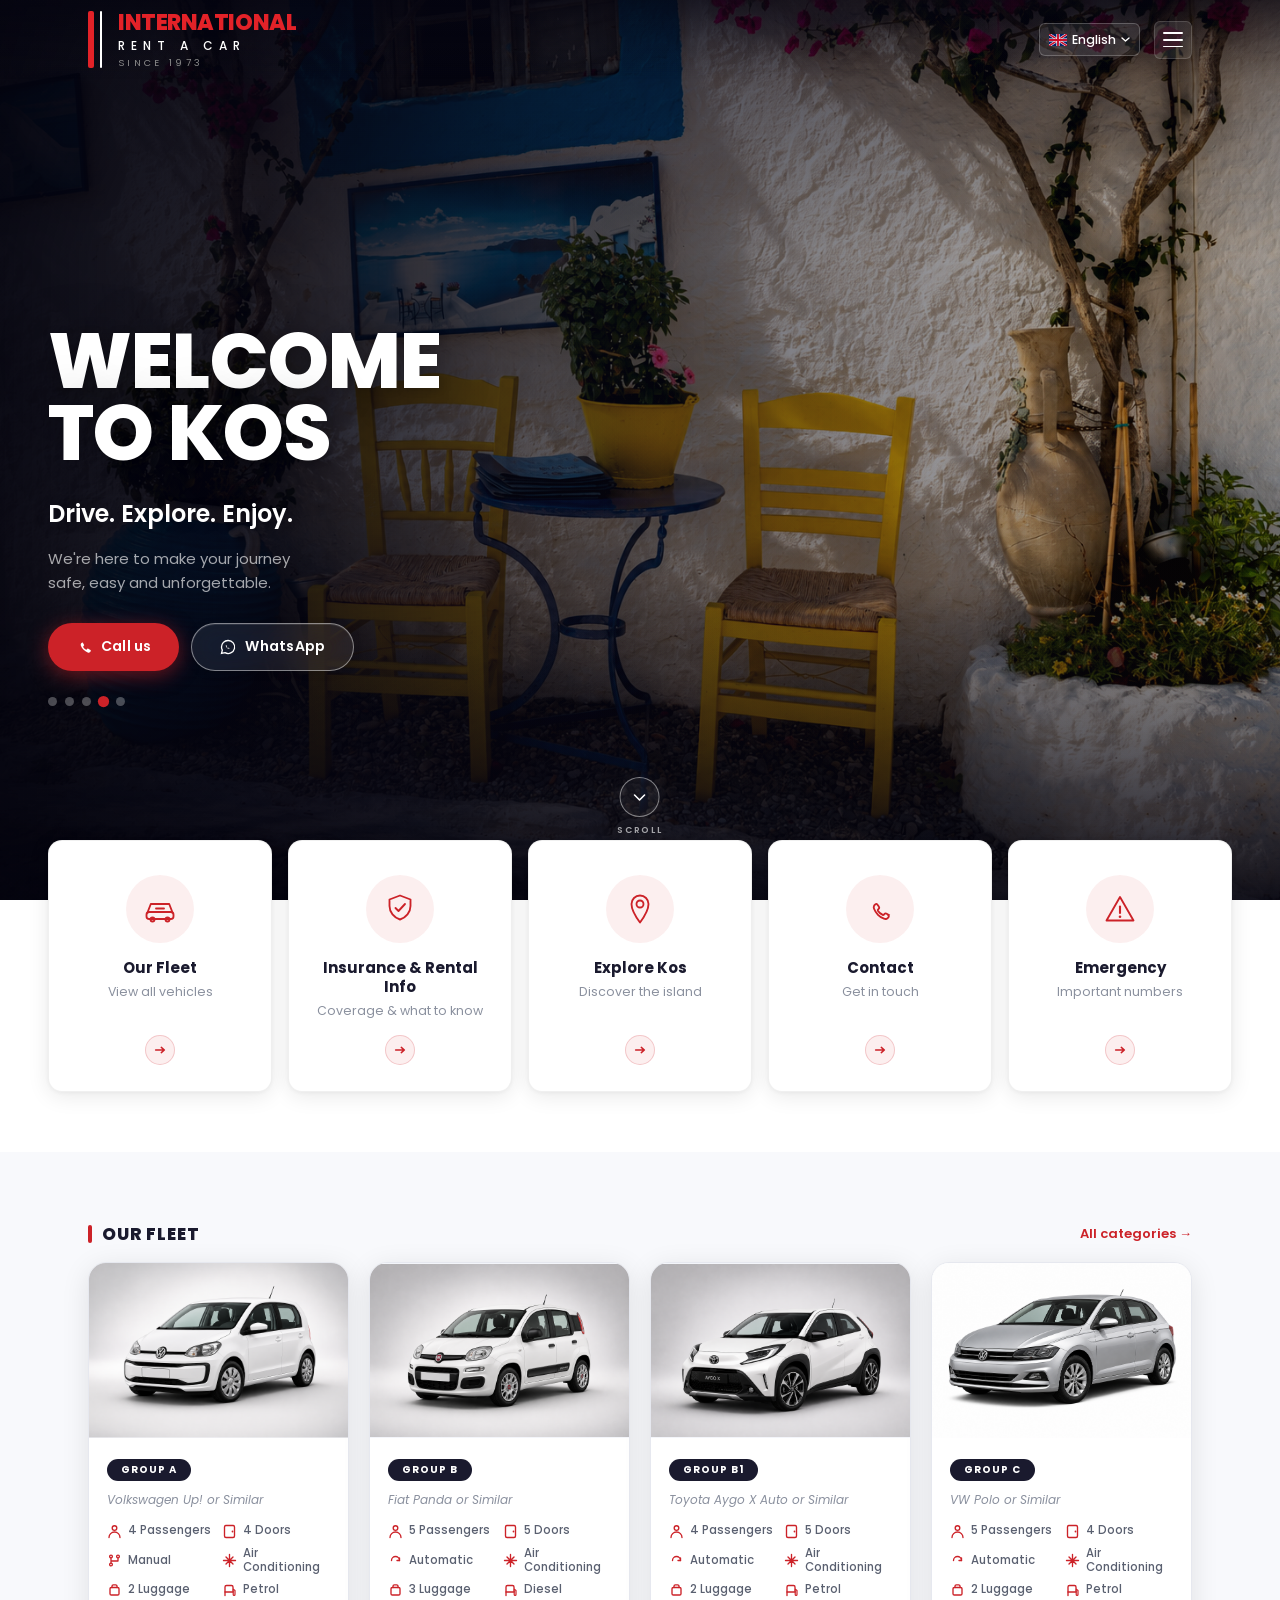
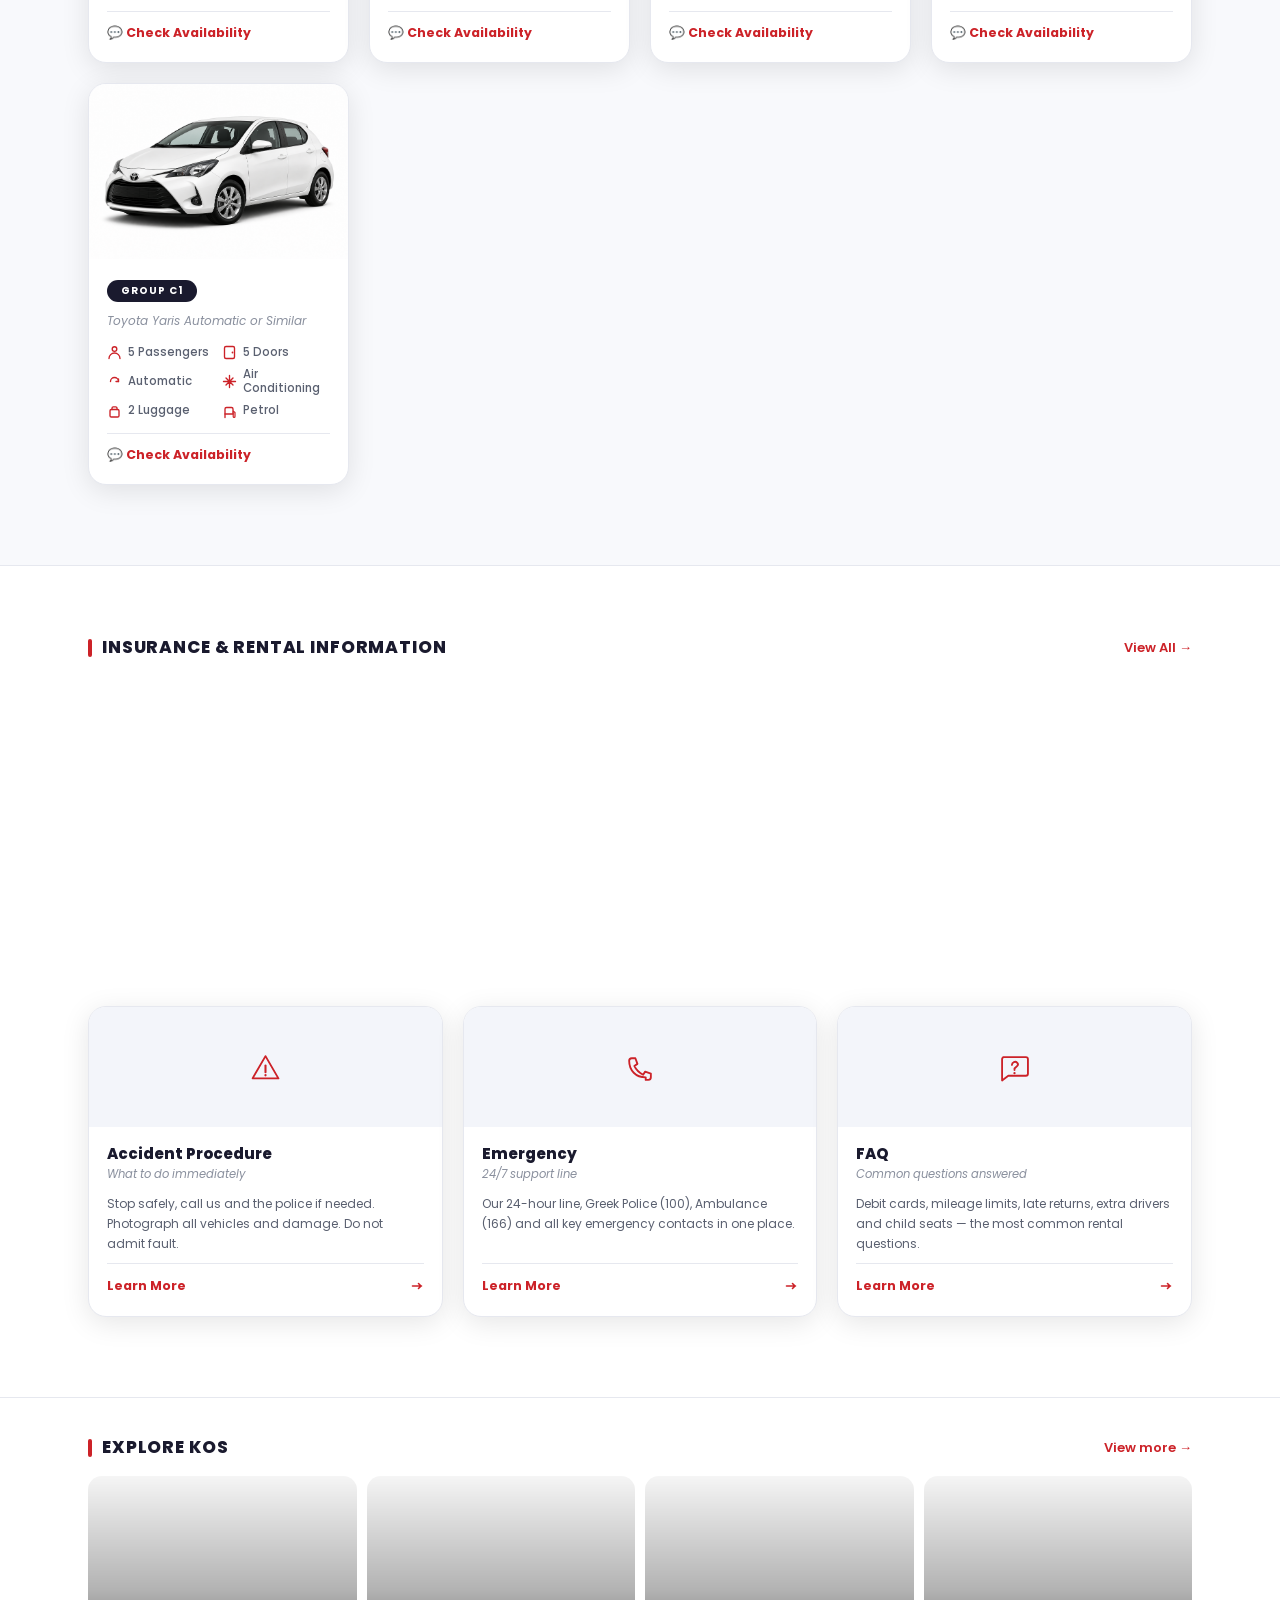
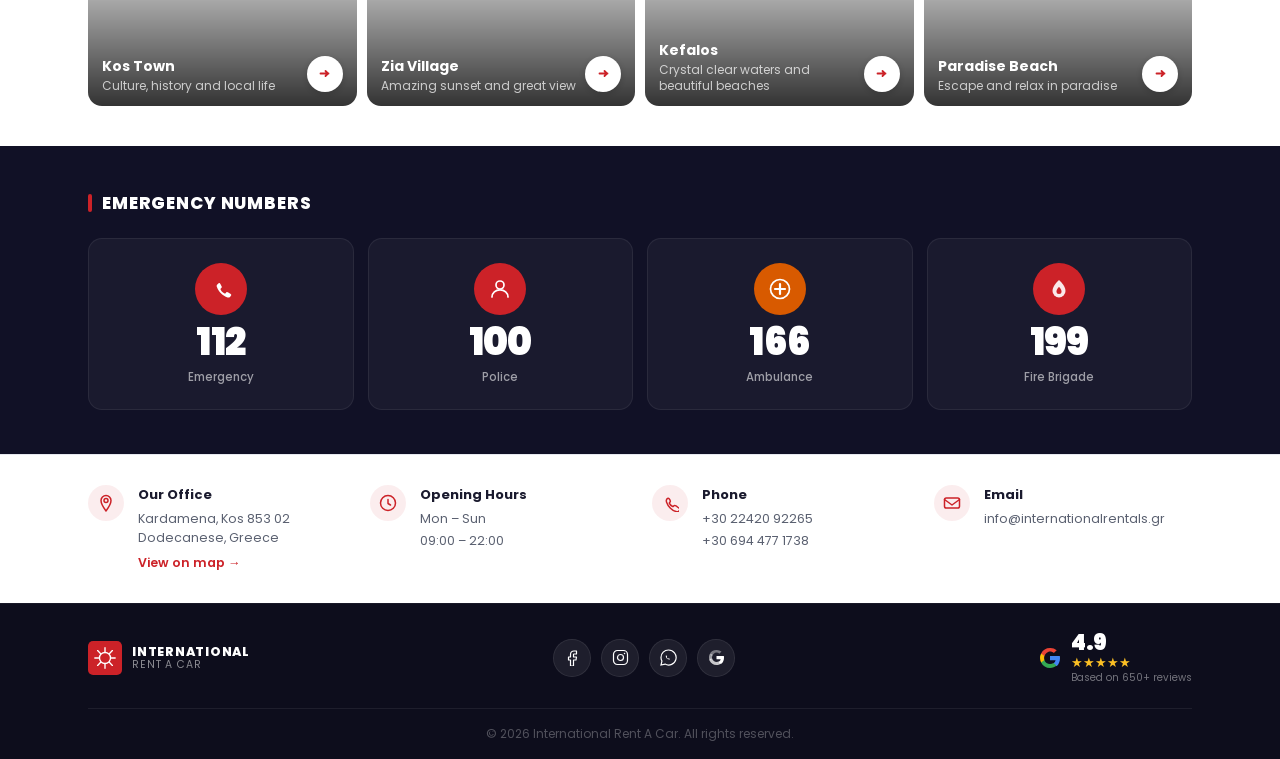
<file: index.html>
<!DOCTYPE html>
<html lang="en">
<head>
  <meta charset="UTF-8" />
  <meta name="viewport" content="width=device-width, initial-scale=1.0" />
  <meta name="description" content="International Rent A Car — Premium car rentals in Kos, Greece. Drive. Explore. Enjoy." />
  <title>International Rent A Car — Kos, Greece</title>
  <link rel="preconnect" href="https://fonts.googleapis.com" />
  <link rel="preconnect" href="https://fonts.gstatic.com" crossorigin />
  <link href="https://fonts.googleapis.com/css2?family=Bebas+Neue&family=Poppins:ital,wght@0,300;0,400;0,500;0,600;0,700;0,800;0,900;1,400;1,500&display=swap" rel="stylesheet" />
  <link rel="stylesheet" href="css/style.css" />
</head>
<body>

  <!-- ═══════════════════════ NAVIGATION ═══════════════════════ -->
  <header class="nav" id="nav">
    <div class="nav__inner">

      <a href="#home" class="nav__logo" aria-label="International Rent A Car — Home">
        <div class="nav__logo-bars" aria-hidden="true">
          <div class="nav__logo-bar--red"></div>
          <div class="nav__logo-bar--white"></div>
        </div>
        <div class="nav__logo-text">
          <span class="nav__logo-name">INTERNATIONAL</span>
          <span class="nav__logo-sub">RENT A CAR</span>
          <span class="nav__logo-since">SINCE 1973</span>
        </div>
      </a>

      <div class="nav__right">
        <div class="nav__lang" role="button" tabindex="0" aria-label="Language: English">
          <svg width="18" height="12" viewBox="0 0 18 12" xmlns="http://www.w3.org/2000/svg" aria-hidden="true">
            <rect width="18" height="12" rx="1.5" fill="#012169"/>
            <path d="M0 0L18 12M18 0L0 12" stroke="white" stroke-width="2.5"/>
            <path d="M0 0L18 12M18 0L0 12" stroke="#C8102E" stroke-width="1.5"/>
            <path d="M9 0V12M0 6H18" stroke="white" stroke-width="3.2"/>
            <path d="M9 0V12M0 6H18" stroke="#C8102E" stroke-width="1.9"/>
          </svg>
          <span>English</span>
          <svg width="9" height="5" viewBox="0 0 9 5" fill="none" aria-hidden="true">
            <path d="M1 1l3.5 3L8 1" stroke="white" stroke-width="1.4" stroke-linecap="round" stroke-linejoin="round"/>
          </svg>
        </div>
        <button class="nav__burger" id="navBurger" aria-label="Open navigation menu" aria-expanded="false" aria-controls="mobMenu">
          <span></span>
          <span></span>
          <span></span>
        </button>
      </div>

    </div>
  </header>

  <!-- ═══════════════════════ MOBILE MENU ══════════════════════ -->
  <div class="mob-menu" id="mobMenu" aria-hidden="true" role="dialog" aria-label="Navigation">
    <div class="mob-menu__bg" id="mobMenuBg"></div>
    <div class="mob-menu__panel">
      <div class="mob-menu__head">
        <div class="mob-menu__logo" aria-hidden="true">
          <svg width="26" height="26" viewBox="0 0 40 40" fill="none">
            <rect width="40" height="40" rx="6" fill="#CC2228"/>
            <circle cx="20" cy="20" r="6.5" stroke="white" stroke-width="1.6" fill="none"/>
            <line x1="20" y1="8"  x2="20" y2="12.5" stroke="white" stroke-width="1.6" stroke-linecap="round"/>
            <line x1="20" y1="27.5" x2="20" y2="32" stroke="white" stroke-width="1.6" stroke-linecap="round"/>
            <line x1="8"  y1="20" x2="12.5" y2="20" stroke="white" stroke-width="1.6" stroke-linecap="round"/>
            <line x1="27.5" y1="20" x2="32" y2="20" stroke="white" stroke-width="1.6" stroke-linecap="round"/>
            <line x1="11.3" y1="11.3" x2="14.9" y2="14.9" stroke="white" stroke-width="1.6" stroke-linecap="round"/>
            <line x1="25.1" y1="25.1" x2="28.7" y2="28.7" stroke="white" stroke-width="1.6" stroke-linecap="round"/>
            <line x1="28.7" y1="11.3" x2="25.1" y2="14.9" stroke="white" stroke-width="1.6" stroke-linecap="round"/>
            <line x1="14.9" y1="25.1" x2="11.3" y2="28.7" stroke="white" stroke-width="1.6" stroke-linecap="round"/>
          </svg>
          <span>Menu</span>
        </div>
        <button class="mob-menu__close" id="mobMenuClose" aria-label="Close menu">
          <svg width="18" height="18" viewBox="0 0 18 18" fill="none" aria-hidden="true">
            <path d="M14 4L4 14M4 4l10 10" stroke="white" stroke-width="1.8" stroke-linecap="round"/>
          </svg>
        </button>
      </div>
      <nav class="mob-menu__nav" aria-label="Main navigation">
        <a href="#fleet"        class="mob-menu__link">Our Fleet</a>
        <a href="#rental-guide" class="mob-menu__link">Insurance & Rental Info</a>
        <a href="#explore"      class="mob-menu__link">Explore Kos</a>
        <a href="#emergency"    class="mob-menu__link">Emergency</a>
        <a href="#contact"      class="mob-menu__link">Contact</a>
      </nav>
      <div class="mob-menu__footer">
        <a href="tel:+302242092265" class="mob-menu__cta mob-menu__cta--red">
          <svg width="15" height="15" viewBox="0 0 15 15" fill="none" aria-hidden="true">
            <path d="M13.5 10.5c-.28-.28-2.15-1.4-2.55-1.4-.4 0-.55.3-1.05.85-.28.28-.48.3-.75.15-.6-.28-1.8-.8-2.55-2.45-.1-.28-.1-.45.2-.75.47-.47.75-.65.75-1.05 0-.4-1.05-2-1.35-2.28-.28-.28-.55 0-.8.2-.47.28-.85.65-1.05 1.15-.2.47-.08 1.05.1 1.55.55 1.4 1.4 2.72 2.55 3.85 1.15 1.15 2.45 2 3.85 2.55.47.18 1.05.28 1.55.1.47-.18.87-.6 1.15-1.05.28-.38.48-.57.28-.85-.08-.08-.3-.2-1.05-.85z" fill="white"/>
          </svg>
          Call us now
        </a>
        <a href="https://wa.me/306944771738" target="_blank" rel="noopener" class="mob-menu__cta mob-menu__cta--outline">
          <svg width="15" height="15" viewBox="0 0 15 15" fill="none" aria-hidden="true">
            <path d="M7.5 1C3.91 1 1 3.91 1 7.5c0 1.08.28 2.1.78 2.98L1 14l3.6-.77A6.5 6.5 0 107.5 1z" stroke="white" stroke-width="1.2" fill="none"/>
            <path d="M5.3 6.2c0-.15.1-.28.23-.3l.23-.02c.15-.01.28.08.3.22l.27.93c.03.1-.02.21-.12.26l-.27.17c.24.48.65.9 1.13 1.14l.17-.27a.22.22 0 01.26-.12l.93.27c.14.03.23.16.22.3l-.02.23c-.02.15-.15.26-.3.26C6.75 9 5.3 7.55 5.3 6.42V6.2z" fill="white"/>
          </svg>
          WhatsApp
        </a>
      </div>
    </div>
  </div>

  <!-- ═══════════════════════ HERO ══════════════════════════════ -->
  <section class="hero" id="home" aria-label="Welcome to International Rent A Car">

    <div class="hero__slide active" style="background-image:url('assets/images/hero/hero-1.png')" aria-hidden="true"></div>
    <div class="hero__slide" style="background-image:url('assets/images/hero/hero-2.png')" aria-hidden="true"></div>
    <div class="hero__slide" style="background-image:url('assets/images/hero/hero-3.png')" aria-hidden="true"></div>
    <div class="hero__slide" style="background-image:url('assets/images/hero/hero-4.png')" aria-hidden="true"></div>
    <div class="hero__slide" style="background-image:url('assets/images/hero/hero-5.png')" aria-hidden="true"></div>

    <div class="hero__overlay" aria-hidden="true"></div>
    <div class="hero__vignette" aria-hidden="true"></div>

    <div class="hero__content">
      <h1 class="hero__heading">WELCOME<br>TO KOS</h1>
      <p class="hero__tagline">Drive. Explore. Enjoy.</p>
      <p class="hero__desc">We're here to make your journey<br>safe, easy and unforgettable.</p>

      <div class="hero__actions">
        <a href="tel:+302242092265" class="hero__btn hero__btn--red">
          <svg width="16" height="16" viewBox="0 0 16 16" fill="none" aria-hidden="true">
            <path d="M14.5 11c-.3-.3-2.3-1.52-2.7-1.52-.4 0-.6.3-1.1.9-.3.3-.5.3-.8.16-.65-.3-1.9-.86-2.7-2.6-.1-.3-.1-.5.2-.8.5-.5.8-.7.8-1.1 0-.4-1.1-2.08-1.4-2.38-.3-.3-.6 0-.9.2-.5.3-.9.7-1.1 1.2-.2.5-.1 1.1.1 1.6.6 1.5 1.5 2.9 2.7 4.1 1.2 1.2 2.6 2.1 4.1 2.7.5.2 1.1.3 1.6.1.5-.2.9-.6 1.2-1.1.28-.4.5-.58.28-.88z" fill="white"/>
          </svg>
          Call us
        </a>
        <a href="https://wa.me/306944771738" target="_blank" rel="noopener" class="hero__btn hero__btn--dark">
          <svg width="16" height="16" viewBox="0 0 16 16" fill="none" aria-hidden="true">
            <path d="M8 1.5C4.41 1.5 1.5 4.41 1.5 8c0 1.13.3 2.2.82 3.12L1.5 14.5l3.5-.81A6.5 6.5 0 108 1.5z" stroke="white" stroke-width="1.3" fill="none"/>
            <path d="M5.8 6.5c0-.16.1-.3.25-.33l.26-.02c.16-.02.3.08.33.23l.28.98c.04.12-.02.25-.13.31l-.27.17c.26.53.68.96 1.2 1.2l.17-.26a.27.27 0 01.32-.14l.98.28c.15.03.25.17.23.33l-.02.26c-.02.16-.16.27-.32.27C7.25 9.62 5.8 8.17 5.8 6.76V6.5z" fill="white"/>
          </svg>
          WhatsApp
        </a>
      </div>

      <div class="hero__dots" role="tablist" aria-label="Hero slides">
        <button class="hero__dot active" data-slide="0" role="tab" aria-selected="true"  aria-label="Slide 1"></button>
        <button class="hero__dot"        data-slide="1" role="tab" aria-selected="false" aria-label="Slide 2"></button>
        <button class="hero__dot"        data-slide="2" role="tab" aria-selected="false" aria-label="Slide 3"></button>
        <button class="hero__dot"        data-slide="3" role="tab" aria-selected="false" aria-label="Slide 4"></button>
        <button class="hero__dot"        data-slide="4" role="tab" aria-selected="false" aria-label="Slide 5"></button>
      </div>
    </div>

    <a href="#quick-links" class="hero__scroll" aria-label="Scroll down">
      <div class="hero__scroll-ring" aria-hidden="true">
        <svg width="20" height="20" viewBox="0 0 20 20" fill="none">
          <path d="M5 8l5 5 5-5" stroke="white" stroke-width="1.6" stroke-linecap="round" stroke-linejoin="round"/>
        </svg>
      </div>
      <span>SCROLL</span>
    </a>

  </section>

  <!-- ═══════════════════════ QUICK ACCESS ═════════════════════ -->
  <section class="qa-wrap" id="quick-links" aria-label="Quick access navigation">
    <div class="qa-grid">

      <!-- 1. Our Fleet -->
      <a href="#fleet" class="qa-card" aria-label="View our fleet of vehicles">
        <div class="qa-card__icon" aria-hidden="true">
          <svg width="34" height="34" viewBox="0 0 34 34" fill="none">
            <path d="M4.5 20.5L7.8 12H26.2L29.5 20.5" stroke="#CC2228" stroke-width="1.85" stroke-linecap="round" stroke-linejoin="round"/>
            <rect x="3.5" y="20" width="27" height="7" rx="2.8" stroke="#CC2228" stroke-width="1.85"/>
            <circle cx="9.5" cy="27.5" r="2" stroke="#CC2228" stroke-width="1.85" fill="none"/>
            <circle cx="24.5" cy="27.5" r="2" stroke="#CC2228" stroke-width="1.85" fill="none"/>
            <path d="M13 16.5h8" stroke="#CC2228" stroke-width="1.85" stroke-linecap="round"/>
          </svg>
        </div>
        <div class="qa-card__body">
          <strong class="qa-card__title">Our Fleet</strong>
          <span class="qa-card__desc">View all vehicles</span>
        </div>
        <div class="qa-card__arrow" aria-hidden="true">
          <svg width="14" height="14" viewBox="0 0 16 16" fill="none">
            <path d="M3 8h10M9.5 5L13 8l-3.5 3" stroke="currentColor" stroke-width="1.7" stroke-linecap="round" stroke-linejoin="round"/>
          </svg>
        </div>
      </a>

      <!-- 2. Insurance -->
      <a href="#rental-guide" class="qa-card" aria-label="Insurance and rental information">
        <div class="qa-card__icon" aria-hidden="true">
          <svg width="34" height="34" viewBox="0 0 34 34" fill="none">
            <path d="M17 3.5L6.5 7.5v6.5c0 6.28 4.5 11.5 10.5 13.5 6-2 10.5-7.22 10.5-13.5V7.5L17 3.5z" stroke="#CC2228" stroke-width="1.85" stroke-linejoin="round"/>
            <path d="M12.5 16l3 3L22 12" stroke="#CC2228" stroke-width="1.85" stroke-linecap="round" stroke-linejoin="round"/>
          </svg>
        </div>
        <div class="qa-card__body">
          <strong class="qa-card__title">Insurance & Rental Info</strong>
          <span class="qa-card__desc">Coverage & what to know</span>
        </div>
        <div class="qa-card__arrow" aria-hidden="true">
          <svg width="14" height="14" viewBox="0 0 16 16" fill="none">
            <path d="M3 8h10M9.5 5L13 8l-3.5 3" stroke="currentColor" stroke-width="1.7" stroke-linecap="round" stroke-linejoin="round"/>
          </svg>
        </div>
      </a>

      <!-- 3. Explore Kos -->
      <a href="#explore" class="qa-card" aria-label="Explore Kos island">
        <div class="qa-card__icon" aria-hidden="true">
          <svg width="34" height="34" viewBox="0 0 34 34" fill="none">
            <path d="M17 3.5C12.31 3.5 8.5 7.31 8.5 12c0 7.12 8.5 18.5 8.5 18.5s8.5-11.38 8.5-18.5c0-4.69-3.81-8.5-8.5-8.5z" stroke="#CC2228" stroke-width="1.85" stroke-linejoin="round"/>
            <circle cx="17" cy="12" r="3.5" stroke="#CC2228" stroke-width="1.85" fill="none"/>
          </svg>
        </div>
        <div class="qa-card__body">
          <strong class="qa-card__title">Explore Kos</strong>
          <span class="qa-card__desc">Discover the island</span>
        </div>
        <div class="qa-card__arrow" aria-hidden="true">
          <svg width="14" height="14" viewBox="0 0 16 16" fill="none">
            <path d="M3 8h10M9.5 5L13 8l-3.5 3" stroke="currentColor" stroke-width="1.7" stroke-linecap="round" stroke-linejoin="round"/>
          </svg>
        </div>
      </a>

      <!-- 4. Contact -->
      <a href="tel:+302242092265" class="qa-card" aria-label="Call us now">
        <div class="qa-card__icon" aria-hidden="true">
          <svg width="34" height="34" viewBox="0 0 34 34" fill="none">
            <path d="M26.5 23.5c-.46-.48-3.3-2.12-3.94-2.12-.65 0-.84.38-1.6 1.22-.43.5-.74.52-1.22.28-1.22-.6-3.28-1.72-4.88-4.24-.19-.46-.19-.7.28-1.2.76-.76 1.13-1.04 1.13-1.6 0-.65-1.7-3.1-2.08-3.52-.65-.73-1.22-.47-1.7 0-.74.46-1.32 1.04-1.6 1.88-.28.84-.18 1.75.18 2.58.82 2.24 2.26 4.36 3.9 6 1.65 1.65 3.76 3.08 6 3.9.83.36 1.74.46 2.58.18.84-.28 1.42-.86 1.88-1.6.46-.65.7-.88.24-1.6-.09-.18-.38-.37-1.04-1.06z" stroke="#CC2228" stroke-width="1.85" stroke-linecap="round"/>
          </svg>
        </div>
        <div class="qa-card__body">
          <strong class="qa-card__title">Contact</strong>
          <span class="qa-card__desc">Get in touch</span>
        </div>
        <div class="qa-card__arrow" aria-hidden="true">
          <svg width="14" height="14" viewBox="0 0 16 16" fill="none">
            <path d="M3 8h10M9.5 5L13 8l-3.5 3" stroke="currentColor" stroke-width="1.7" stroke-linecap="round" stroke-linejoin="round"/>
          </svg>
        </div>
      </a>

      <!-- 5. Emergency -->
      <a href="#emergency" class="qa-card" aria-label="View emergency numbers">
        <div class="qa-card__icon" aria-hidden="true">
          <svg width="34" height="34" viewBox="0 0 34 34" fill="none">
            <path d="M17 5L30.5 28.5H3.5L17 5z" stroke="#CC2228" stroke-width="1.85" stroke-linejoin="round"/>
            <path d="M17 14.5V21" stroke="#CC2228" stroke-width="2.1" stroke-linecap="round"/>
            <circle cx="17" cy="24.8" r="1.3" fill="#CC2228"/>
          </svg>
        </div>
        <div class="qa-card__body">
          <strong class="qa-card__title">Emergency</strong>
          <span class="qa-card__desc">Important numbers</span>
        </div>
        <div class="qa-card__arrow" aria-hidden="true">
          <svg width="14" height="14" viewBox="0 0 16 16" fill="none">
            <path d="M3 8h10M9.5 5L13 8l-3.5 3" stroke="currentColor" stroke-width="1.7" stroke-linecap="round" stroke-linejoin="round"/>
          </svg>
        </div>
      </a>

    </div><!-- end .qa-grid -->

    <!-- Pagination dots — shown on mobile only -->
    <div class="qa-dots" role="tablist" aria-label="Quick access cards">
      <button class="qa-dot qa-dot--active" role="tab" aria-selected="true"  data-qa="0" aria-label="Card 1 of 5"></button>
      <button class="qa-dot"               role="tab" aria-selected="false" data-qa="1" aria-label="Card 2 of 5"></button>
      <button class="qa-dot"               role="tab" aria-selected="false" data-qa="2" aria-label="Card 3 of 5"></button>
      <button class="qa-dot"               role="tab" aria-selected="false" data-qa="3" aria-label="Card 4 of 5"></button>
      <button class="qa-dot"               role="tab" aria-selected="false" data-qa="4" aria-label="Card 5 of 5"></button>
    </div>

  </section>

  <!-- ═══════════════════════ OUR FLEET ════════════════════════ -->
  <section class="fleet" id="fleet" aria-labelledby="fleet-heading">
    <div class="container">

      <div class="sec-head">
        <h2 class="sec-title" id="fleet-heading">OUR FLEET</h2>
        <a href="#fleet" class="sec-link">All categories →</a>
      </div>

      <div class="fleet-grid prem-carousel__track" role="list">

        <!-- ── Group A · Economy ─────────────────────────────────── -->
        <!-- Fleet images must be loaded from: assets/images/fleet/cards/ -->
        <article class="fleet-card prem-carousel__card" role="listitem" aria-label="Group A — Volkswagen Up! or Similar">
          <div class="fleet-card__img-wrap">
            <img
              src="assets/images/fleet/cards/group-a-vw-up-white.png"
              alt="Group A — Volkswagen Up! or Similar"
              loading="lazy"
            />
          </div>
          <div class="fleet-card__body">
            <div class="fleet-card__head">
              <p class="fleet-card__group">Group A</p>
              <p class="fleet-card__example">Volkswagen Up! or Similar</p>
            </div>
            <ul class="fleet-card__specs" aria-label="Vehicle specifications">
              <li class="fleet-card__spec">
                <svg width="15" height="15" viewBox="0 0 15 15" fill="none" aria-hidden="true">
                  <circle cx="7.5" cy="4" r="2.3" stroke="#CC2228" stroke-width="1.35"/>
                  <path d="M2 13.5c0-3.04 2.46-5.5 5.5-5.5s5.5 2.46 5.5 5.5" stroke="#CC2228" stroke-width="1.35" stroke-linecap="round"/>
                </svg>
                <span>4 Passengers</span>
              </li>
              <li class="fleet-card__spec">
                <svg width="15" height="15" viewBox="0 0 15 15" fill="none" aria-hidden="true">
                  <rect x="2.5" y="1.5" width="10" height="12" rx="1.5" stroke="#CC2228" stroke-width="1.35"/>
                  <circle cx="10.5" cy="7.5" r="0.9" fill="#CC2228"/>
                </svg>
                <span>4 Doors</span>
              </li>
              <li class="fleet-card__spec">
                <svg width="15" height="15" viewBox="0 0 15 15" fill="none" aria-hidden="true">
                  <circle cx="4" cy="3.5" r="1.4" stroke="#CC2228" stroke-width="1.3"/>
                  <circle cx="11" cy="3.5" r="1.4" stroke="#CC2228" stroke-width="1.3"/>
                  <circle cx="4" cy="11.5" r="1.4" stroke="#CC2228" stroke-width="1.3"/>
                  <path d="M4 4.9v5.2M11 4.9V8H4" stroke="#CC2228" stroke-width="1.3" stroke-linecap="round" stroke-linejoin="round"/>
                </svg>
                <span>Manual</span>
              </li>
              <li class="fleet-card__spec">
                <svg width="15" height="15" viewBox="0 0 15 15" fill="none" aria-hidden="true">
                  <path d="M7.5 1.5v12M1.5 7.5h12M4 4l7 7M11 4l-7 7" stroke="#CC2228" stroke-width="1.35" stroke-linecap="round"/>
                </svg>
                <span>Air Conditioning</span>
              </li>
              <li class="fleet-card__spec">
                <svg width="15" height="15" viewBox="0 0 15 15" fill="none" aria-hidden="true">
                  <rect x="3" y="5.5" width="9" height="7.5" rx="1.3" stroke="#CC2228" stroke-width="1.35"/>
                  <path d="M5 5.5V4.2A1.3 1.3 0 016.3 2.9h2.4A1.3 1.3 0 0110 4.2v1.3" stroke="#CC2228" stroke-width="1.35" stroke-linecap="round"/>
                </svg>
                <span>2 Luggage</span>
              </li>
              <li class="fleet-card__spec">
                <svg width="15" height="15" viewBox="0 0 15 15" fill="none" aria-hidden="true">
                  <path d="M3 13.5V5A1.5 1.5 0 014.5 3.5h5A1.5 1.5 0 0111 5v4" stroke="#CC2228" stroke-width="1.35" stroke-linecap="round"/>
                  <path d="M3 10h8" stroke="#CC2228" stroke-width="1.35" stroke-linecap="round"/>
                  <path d="M11 7l2 1.5v4a.9.9 0 01-1.8 0V8.5" stroke="#CC2228" stroke-width="1.2" stroke-linejoin="round"/>
                </svg>
                <span>Petrol</span>
              </li>
            </ul>
            <button type="button" class="fleet-card__cta" data-group="Group A" data-vehicle="Volkswagen Up! or Similar">
              💬 Check Availability
            </button>
          </div>
        </article>

        <!-- ── Group B · Economy Plus ────────────────────────────── -->
        <article class="fleet-card prem-carousel__card" role="listitem" aria-label="Group B — Fiat Panda or Similar">
          <div class="fleet-card__img-wrap">
            <img
              src="assets/images/fleet/cards/group-b-fiat-panda-white.png"
              alt="Group B — Fiat Panda or Similar"
              loading="lazy"
            />
          </div>
          <div class="fleet-card__body">
            <div class="fleet-card__head">
              <p class="fleet-card__group">Group B</p>
              <p class="fleet-card__example">Fiat Panda or Similar</p>
            </div>
            <ul class="fleet-card__specs" aria-label="Vehicle specifications">
              <li class="fleet-card__spec">
                <svg width="15" height="15" viewBox="0 0 15 15" fill="none" aria-hidden="true">
                  <circle cx="7.5" cy="4" r="2.3" stroke="#CC2228" stroke-width="1.35"/>
                  <path d="M2 13.5c0-3.04 2.46-5.5 5.5-5.5s5.5 2.46 5.5 5.5" stroke="#CC2228" stroke-width="1.35" stroke-linecap="round"/>
                </svg>
                <span>5 Passengers</span>
              </li>
              <li class="fleet-card__spec">
                <svg width="15" height="15" viewBox="0 0 15 15" fill="none" aria-hidden="true">
                  <rect x="2.5" y="1.5" width="10" height="12" rx="1.5" stroke="#CC2228" stroke-width="1.35"/>
                  <circle cx="10.5" cy="7.5" r="0.9" fill="#CC2228"/>
                </svg>
                <span>5 Doors</span>
              </li>
              <li class="fleet-card__spec">
                <svg width="15" height="15" viewBox="0 0 15 15" fill="none" aria-hidden="true">
                  <path d="M3.5 7.5A4 4 0 1111.5 7.5" stroke="#CC2228" stroke-width="1.35" stroke-linecap="round"/>
                  <path d="M11.5 5v2.5H9" stroke="#CC2228" stroke-width="1.35" stroke-linecap="round" stroke-linejoin="round"/>
                </svg>
                <span>Automatic</span>
              </li>
              <li class="fleet-card__spec">
                <svg width="15" height="15" viewBox="0 0 15 15" fill="none" aria-hidden="true">
                  <path d="M7.5 1.5v12M1.5 7.5h12M4 4l7 7M11 4l-7 7" stroke="#CC2228" stroke-width="1.35" stroke-linecap="round"/>
                </svg>
                <span>Air Conditioning</span>
              </li>
              <li class="fleet-card__spec">
                <svg width="15" height="15" viewBox="0 0 15 15" fill="none" aria-hidden="true">
                  <rect x="3" y="5.5" width="9" height="7.5" rx="1.3" stroke="#CC2228" stroke-width="1.35"/>
                  <path d="M5 5.5V4.2A1.3 1.3 0 016.3 2.9h2.4A1.3 1.3 0 0110 4.2v1.3" stroke="#CC2228" stroke-width="1.35" stroke-linecap="round"/>
                </svg>
                <span>3 Luggage</span>
              </li>
              <li class="fleet-card__spec">
                <svg width="15" height="15" viewBox="0 0 15 15" fill="none" aria-hidden="true">
                  <path d="M3 13.5V5A1.5 1.5 0 014.5 3.5h5A1.5 1.5 0 0111 5v4" stroke="#CC2228" stroke-width="1.35" stroke-linecap="round"/>
                  <path d="M3 10h8" stroke="#CC2228" stroke-width="1.35" stroke-linecap="round"/>
                  <path d="M11 7l2 1.5v4a.9.9 0 01-1.8 0V8.5" stroke="#CC2228" stroke-width="1.2" stroke-linejoin="round"/>
                </svg>
                <span>Diesel</span>
              </li>
            </ul>
            <button type="button" class="fleet-card__cta" data-group="Group B" data-vehicle="Fiat Panda or Similar">
              💬 Check Availability
            </button>
          </div>
        </article>

        <!-- ── Group B1 · Economy Auto ──────────────────────────── -->
        <article class="fleet-card prem-carousel__card" role="listitem" aria-label="Group B1 — Toyota Aygo X Auto or Similar">
          <div class="fleet-card__img-wrap">
            <img
              src="assets/images/fleet/cards/group-b1-toyota-aygo-x-auto-white.png"
              alt="Group B1 — Toyota Aygo X Auto or Similar"
              loading="lazy"
            />
          </div>
          <div class="fleet-card__body">
            <div class="fleet-card__head">
              <p class="fleet-card__group">Group B1</p>
              <p class="fleet-card__example">Toyota Aygo X Auto or Similar</p>
            </div>
            <ul class="fleet-card__specs" aria-label="Vehicle specifications">
              <li class="fleet-card__spec">
                <svg width="15" height="15" viewBox="0 0 15 15" fill="none" aria-hidden="true">
                  <circle cx="7.5" cy="4" r="2.3" stroke="#CC2228" stroke-width="1.35"/>
                  <path d="M2 13.5c0-3.04 2.46-5.5 5.5-5.5s5.5 2.46 5.5 5.5" stroke="#CC2228" stroke-width="1.35" stroke-linecap="round"/>
                </svg>
                <span>4 Passengers</span>
              </li>
              <li class="fleet-card__spec">
                <svg width="15" height="15" viewBox="0 0 15 15" fill="none" aria-hidden="true">
                  <rect x="2.5" y="1.5" width="10" height="12" rx="1.5" stroke="#CC2228" stroke-width="1.35"/>
                  <circle cx="10.5" cy="7.5" r="0.9" fill="#CC2228"/>
                </svg>
                <span>5 Doors</span>
              </li>
              <li class="fleet-card__spec">
                <svg width="15" height="15" viewBox="0 0 15 15" fill="none" aria-hidden="true">
                  <path d="M3.5 7.5A4 4 0 1111.5 7.5" stroke="#CC2228" stroke-width="1.35" stroke-linecap="round"/>
                  <path d="M11.5 5v2.5H9" stroke="#CC2228" stroke-width="1.35" stroke-linecap="round" stroke-linejoin="round"/>
                </svg>
                <span>Automatic</span>
              </li>
              <li class="fleet-card__spec">
                <svg width="15" height="15" viewBox="0 0 15 15" fill="none" aria-hidden="true">
                  <path d="M7.5 1.5v12M1.5 7.5h12M4 4l7 7M11 4l-7 7" stroke="#CC2228" stroke-width="1.35" stroke-linecap="round"/>
                </svg>
                <span>Air Conditioning</span>
              </li>
              <li class="fleet-card__spec">
                <svg width="15" height="15" viewBox="0 0 15 15" fill="none" aria-hidden="true">
                  <rect x="3" y="5.5" width="9" height="7.5" rx="1.3" stroke="#CC2228" stroke-width="1.35"/>
                  <path d="M5 5.5V4.2A1.3 1.3 0 016.3 2.9h2.4A1.3 1.3 0 0110 4.2v1.3" stroke="#CC2228" stroke-width="1.35" stroke-linecap="round"/>
                </svg>
                <span>2 Luggage</span>
              </li>
              <li class="fleet-card__spec">
                <svg width="15" height="15" viewBox="0 0 15 15" fill="none" aria-hidden="true">
                  <path d="M3 13.5V5A1.5 1.5 0 014.5 3.5h5A1.5 1.5 0 0111 5v4" stroke="#CC2228" stroke-width="1.35" stroke-linecap="round"/>
                  <path d="M3 10h8" stroke="#CC2228" stroke-width="1.35" stroke-linecap="round"/>
                  <path d="M11 7l2 1.5v4a.9.9 0 01-1.8 0V8.5" stroke="#CC2228" stroke-width="1.2" stroke-linejoin="round"/>
                </svg>
                <span>Petrol</span>
              </li>
            </ul>
            <button type="button" class="fleet-card__cta" data-group="Group B1" data-vehicle="Toyota Aygo X Auto or Similar">
              💬 Check Availability
            </button>
          </div>
        </article>

        <!-- ── Group C · Compact ─────────────────────────────────── -->
        <article class="fleet-card prem-carousel__card" role="listitem" aria-label="Group C — VW Polo or Similar">
          <div class="fleet-card__img-wrap">
            <img
              src="assets/images/fleet/cards/group-c-vw-polo-silver.png"
              alt="Group C — VW Polo or Similar"
              loading="lazy"
            />
          </div>
          <div class="fleet-card__body">
            <div class="fleet-card__head">
              <p class="fleet-card__group">Group C</p>
              <p class="fleet-card__example">VW Polo or Similar</p>
            </div>
            <ul class="fleet-card__specs" aria-label="Vehicle specifications">
              <li class="fleet-card__spec">
                <svg width="15" height="15" viewBox="0 0 15 15" fill="none" aria-hidden="true">
                  <circle cx="7.5" cy="4" r="2.3" stroke="#CC2228" stroke-width="1.35"/>
                  <path d="M2 13.5c0-3.04 2.46-5.5 5.5-5.5s5.5 2.46 5.5 5.5" stroke="#CC2228" stroke-width="1.35" stroke-linecap="round"/>
                </svg>
                <span>5 Passengers</span>
              </li>
              <li class="fleet-card__spec">
                <svg width="15" height="15" viewBox="0 0 15 15" fill="none" aria-hidden="true">
                  <rect x="2.5" y="1.5" width="10" height="12" rx="1.5" stroke="#CC2228" stroke-width="1.35"/>
                  <circle cx="10.5" cy="7.5" r="0.9" fill="#CC2228"/>
                </svg>
                <span>4 Doors</span>
              </li>
              <li class="fleet-card__spec">
                <svg width="15" height="15" viewBox="0 0 15 15" fill="none" aria-hidden="true">
                  <path d="M3.5 7.5A4 4 0 1111.5 7.5" stroke="#CC2228" stroke-width="1.35" stroke-linecap="round"/>
                  <path d="M11.5 5v2.5H9" stroke="#CC2228" stroke-width="1.35" stroke-linecap="round" stroke-linejoin="round"/>
                </svg>
                <span>Automatic</span>
              </li>
              <li class="fleet-card__spec">
                <svg width="15" height="15" viewBox="0 0 15 15" fill="none" aria-hidden="true">
                  <path d="M7.5 1.5v12M1.5 7.5h12M4 4l7 7M11 4l-7 7" stroke="#CC2228" stroke-width="1.35" stroke-linecap="round"/>
                </svg>
                <span>Air Conditioning</span>
              </li>
              <li class="fleet-card__spec">
                <svg width="15" height="15" viewBox="0 0 15 15" fill="none" aria-hidden="true">
                  <rect x="3" y="5.5" width="9" height="7.5" rx="1.3" stroke="#CC2228" stroke-width="1.35"/>
                  <path d="M5 5.5V4.2A1.3 1.3 0 016.3 2.9h2.4A1.3 1.3 0 0110 4.2v1.3" stroke="#CC2228" stroke-width="1.35" stroke-linecap="round"/>
                </svg>
                <span>2 Luggage</span>
              </li>
              <li class="fleet-card__spec">
                <svg width="15" height="15" viewBox="0 0 15 15" fill="none" aria-hidden="true">
                  <path d="M3 13.5V5A1.5 1.5 0 014.5 3.5h5A1.5 1.5 0 0111 5v4" stroke="#CC2228" stroke-width="1.35" stroke-linecap="round"/>
                  <path d="M3 10h8" stroke="#CC2228" stroke-width="1.35" stroke-linecap="round"/>
                  <path d="M11 7l2 1.5v4a.9.9 0 01-1.8 0V8.5" stroke="#CC2228" stroke-width="1.2" stroke-linejoin="round"/>
                </svg>
                <span>Petrol</span>
              </li>
            </ul>
            <button type="button" class="fleet-card__cta" data-group="Group C" data-vehicle="VW Polo or Similar">
              💬 Check Availability
            </button>
          </div>
        </article>

        <!-- ── Group C1 · Compact Auto ──────────────────────────── -->
        <article class="fleet-card prem-carousel__card" role="listitem" aria-label="Group C1 — Toyota Yaris Automatic or Similar">
          <div class="fleet-card__img-wrap">
            <img
              src="assets/images/fleet/cards/group-c1-toyota-yaris-white.png"
              alt="Group C1 — Toyota Yaris Automatic or Similar"
              loading="lazy"
            />
          </div>
          <div class="fleet-card__body">
            <div class="fleet-card__head">
              <p class="fleet-card__group">Group C1</p>
              <p class="fleet-card__example">Toyota Yaris Automatic or Similar</p>
            </div>
            <ul class="fleet-card__specs" aria-label="Vehicle specifications">
              <li class="fleet-card__spec">
                <svg width="15" height="15" viewBox="0 0 15 15" fill="none" aria-hidden="true">
                  <circle cx="7.5" cy="4" r="2.3" stroke="#CC2228" stroke-width="1.35"/>
                  <path d="M2 13.5c0-3.04 2.46-5.5 5.5-5.5s5.5 2.46 5.5 5.5" stroke="#CC2228" stroke-width="1.35" stroke-linecap="round"/>
                </svg>
                <span>5 Passengers</span>
              </li>
              <li class="fleet-card__spec">
                <svg width="15" height="15" viewBox="0 0 15 15" fill="none" aria-hidden="true">
                  <rect x="2.5" y="1.5" width="10" height="12" rx="1.5" stroke="#CC2228" stroke-width="1.35"/>
                  <circle cx="10.5" cy="7.5" r="0.9" fill="#CC2228"/>
                </svg>
                <span>5 Doors</span>
              </li>
              <li class="fleet-card__spec">
                <svg width="15" height="15" viewBox="0 0 15 15" fill="none" aria-hidden="true">
                  <path d="M3.5 7.5A4 4 0 1111.5 7.5" stroke="#CC2228" stroke-width="1.35" stroke-linecap="round"/>
                  <path d="M11.5 5v2.5H9" stroke="#CC2228" stroke-width="1.35" stroke-linecap="round" stroke-linejoin="round"/>
                </svg>
                <span>Automatic</span>
              </li>
              <li class="fleet-card__spec">
                <svg width="15" height="15" viewBox="0 0 15 15" fill="none" aria-hidden="true">
                  <path d="M7.5 1.5v12M1.5 7.5h12M4 4l7 7M11 4l-7 7" stroke="#CC2228" stroke-width="1.35" stroke-linecap="round"/>
                </svg>
                <span>Air Conditioning</span>
              </li>
              <li class="fleet-card__spec">
                <svg width="15" height="15" viewBox="0 0 15 15" fill="none" aria-hidden="true">
                  <rect x="3" y="5.5" width="9" height="7.5" rx="1.3" stroke="#CC2228" stroke-width="1.35"/>
                  <path d="M5 5.5V4.2A1.3 1.3 0 016.3 2.9h2.4A1.3 1.3 0 0110 4.2v1.3" stroke="#CC2228" stroke-width="1.35" stroke-linecap="round"/>
                </svg>
                <span>2 Luggage</span>
              </li>
              <li class="fleet-card__spec">
                <svg width="15" height="15" viewBox="0 0 15 15" fill="none" aria-hidden="true">
                  <path d="M3 13.5V5A1.5 1.5 0 014.5 3.5h5A1.5 1.5 0 0111 5v4" stroke="#CC2228" stroke-width="1.35" stroke-linecap="round"/>
                  <path d="M3 10h8" stroke="#CC2228" stroke-width="1.35" stroke-linecap="round"/>
                  <path d="M11 7l2 1.5v4a.9.9 0 01-1.8 0V8.5" stroke="#CC2228" stroke-width="1.2" stroke-linejoin="round"/>
                </svg>
                <span>Petrol</span>
              </li>
            </ul>
            <button type="button" class="fleet-card__cta" data-group="Group C1" data-vehicle="Toyota Yaris Automatic or Similar">
              💬 Check Availability
            </button>
          </div>
        </article>

      </div>

      <!-- Pagination dots — visible only on mobile carousel -->
      <div class="prem-carousel__dots" role="tablist" aria-label="Fleet carousel navigation">
        <button class="prem-carousel__dot prem-carousel__dot--active" role="tab" aria-selected="true"  aria-label="Card 1 of 4"></button>
        <button class="prem-carousel__dot"                            role="tab" aria-selected="false" aria-label="Card 2 of 4"></button>
        <button class="prem-carousel__dot"                            role="tab" aria-selected="false" aria-label="Card 3 of 4"></button>
        <button class="prem-carousel__dot"                            role="tab" aria-selected="false" aria-label="Card 4 of 4"></button>
      </div>

    </div>
  </section>

  <!-- ═══════════════════════ INSURANCE & RENTAL INFORMATION ══ -->
  <section class="guide" id="rental-guide">
    <div class="container">

      <div class="sec-head">
        <h2 class="sec-title">INSURANCE &amp; RENTAL INFORMATION</h2>
        <a href="rental-guide.html" class="sec-link">View All →</a>
      </div>

      <div class="info-grid prem-carousel__track" role="list">

        <!-- 1 · Insurance -->
        <a href="rental-guide.html#insurance" class="info-card prem-carousel__card" role="listitem" aria-label="Insurance — learn more">
          <div class="info-card__icon-wrap" aria-hidden="true">
            <svg width="40" height="40" viewBox="0 0 30 30" fill="none">
              <path d="M15 3L5 7.5v7.5c0 6 4.2 11.6 10 13 5.8-1.4 10-7 10-13V7.5L15 3z" stroke="#CC2228" stroke-width="1.8" stroke-linejoin="round"/>
              <path d="M10.5 15.5l3.5 3.5 6-7" stroke="#CC2228" stroke-width="1.8" stroke-linecap="round" stroke-linejoin="round"/>
            </svg>
          </div>
          <div class="info-card__body">
            <div class="info-card__head">
              <h3 class="info-card__title">Insurance</h3>
              <p class="info-card__example">CDW included · €300 excess</p>
            </div>
            <p class="info-card__desc">CDW and third-party liability included. Upgrade to Super CDW for zero excess and full tyre &amp; windscreen cover.</p>
            <span class="info-card__cta">
              Learn More
              <svg width="14" height="14" viewBox="0 0 14 14" fill="none" aria-hidden="true">
                <path d="M2.5 7h9M8.5 4.5L11 7l-2.5 2.5" stroke="currentColor" stroke-width="1.6" stroke-linecap="round" stroke-linejoin="round"/>
              </svg>
            </span>
          </div>
        </a>

        <!-- 2 · Vehicle Rules -->
        <a href="rental-guide.html#rules" class="info-card prem-carousel__card" role="listitem" aria-label="Vehicle Rules — learn more">
          <div class="info-card__icon-wrap" aria-hidden="true">
            <svg width="40" height="40" viewBox="0 0 30 30" fill="none">
              <rect x="5.5" y="3" width="19" height="24" rx="2.4" stroke="#CC2228" stroke-width="1.8"/>
              <path d="M9.5 9.5h11M9.5 13.5h11M9.5 17.5h8M9.5 21.5h5" stroke="#CC2228" stroke-width="1.8" stroke-linecap="round"/>
            </svg>
          </div>
          <div class="info-card__body">
            <div class="info-card__head">
              <h3 class="info-card__title">Vehicle Rules</h3>
              <p class="info-card__example">Road rules &amp; restrictions</p>
            </div>
            <p class="info-card__desc">No smoking, no off-road driving. Vehicles must remain within Greece. Report any damage immediately.</p>
            <span class="info-card__cta">
              Learn More
              <svg width="14" height="14" viewBox="0 0 14 14" fill="none" aria-hidden="true">
                <path d="M2.5 7h9M8.5 4.5L11 7l-2.5 2.5" stroke="currentColor" stroke-width="1.6" stroke-linecap="round" stroke-linejoin="round"/>
              </svg>
            </span>
          </div>
        </a>

        <!-- 3 · Fuel Policy -->
        <a href="rental-guide.html#fuel" class="info-card prem-carousel__card" role="listitem" aria-label="Fuel Policy — learn more">
          <div class="info-card__icon-wrap" aria-hidden="true">
            <svg width="40" height="40" viewBox="0 0 30 30" fill="none" stroke="#CC2228" stroke-linecap="round" stroke-linejoin="round">
              <path d="M5 27V9.5A1.5 1.5 0 016.5 8h13A1.5 1.5 0 0121 9.5V27" stroke-width="1.8"/>
              <path d="M5 17.5h16" stroke-width="1.8"/>
              <path d="M5 27h16" stroke-width="1.8"/>
              <path d="M21 11l4 3.5v8.5a1.5 1.5 0 01-3 0V15" stroke-width="1.65"/>
            </svg>
          </div>
          <div class="info-card__body">
            <div class="info-card__head">
              <h3 class="info-card__title">Fuel Policy</h3>
              <p class="info-card__example">Full to full</p>
            </div>
            <p class="info-card__desc">Vehicle collected with a full tank. Return it full. A refuelling charge plus €25 service fee applies otherwise.</p>
            <span class="info-card__cta">
              Learn More
              <svg width="14" height="14" viewBox="0 0 14 14" fill="none" aria-hidden="true">
                <path d="M2.5 7h9M8.5 4.5L11 7l-2.5 2.5" stroke="currentColor" stroke-width="1.6" stroke-linecap="round" stroke-linejoin="round"/>
              </svg>
            </span>
          </div>
        </a>

        <!-- 4 · Accident Procedure -->
        <a href="rental-guide.html#accident" class="info-card prem-carousel__card" role="listitem" aria-label="Accident Procedure — learn more">
          <div class="info-card__icon-wrap" aria-hidden="true">
            <svg width="40" height="40" viewBox="0 0 30 30" fill="none" stroke="#CC2228" stroke-linecap="round" stroke-linejoin="round">
              <path d="M15 4L27.5 25.5H2.5L15 4z" stroke-width="1.8"/>
              <line x1="15" y1="13" x2="15" y2="19.5" stroke-width="2"/>
              <circle cx="15" cy="22.5" r="1.1" fill="#CC2228" stroke="none"/>
            </svg>
          </div>
          <div class="info-card__body">
            <div class="info-card__head">
              <h3 class="info-card__title">Accident Procedure</h3>
              <p class="info-card__example">What to do immediately</p>
            </div>
            <p class="info-card__desc">Stop safely, call us and the police if needed. Photograph all vehicles and damage. Do not admit fault.</p>
            <span class="info-card__cta">
              Learn More
              <svg width="14" height="14" viewBox="0 0 14 14" fill="none" aria-hidden="true">
                <path d="M2.5 7h9M8.5 4.5L11 7l-2.5 2.5" stroke="currentColor" stroke-width="1.6" stroke-linecap="round" stroke-linejoin="round"/>
              </svg>
            </span>
          </div>
        </a>

        <!-- 5 · Emergency -->
        <a href="rental-guide.html#emergency" class="info-card prem-carousel__card" role="listitem" aria-label="Emergency contacts — learn more">
          <div class="info-card__icon-wrap" aria-hidden="true">
            <svg width="40" height="40" viewBox="0 0 30 30" fill="none">
              <path d="M21 24.5c-9.5 0-16-6.5-16-16 0-1.5 1-2.5 2.5-2.5h3.5l2 5.5-3 2c1.8 4 4.5 6.5 8.5 8.5l2-3 5.5 2v3.5c0 1.5-1 2.5-2.5 2.5H21z" stroke="#CC2228" stroke-width="1.8" stroke-linecap="round" stroke-linejoin="round"/>
            </svg>
          </div>
          <div class="info-card__body">
            <div class="info-card__head">
              <h3 class="info-card__title">Emergency</h3>
              <p class="info-card__example">24/7 support line</p>
            </div>
            <p class="info-card__desc">Our 24-hour line, Greek Police (100), Ambulance (166) and all key emergency contacts in one place.</p>
            <span class="info-card__cta">
              Learn More
              <svg width="14" height="14" viewBox="0 0 14 14" fill="none" aria-hidden="true">
                <path d="M2.5 7h9M8.5 4.5L11 7l-2.5 2.5" stroke="currentColor" stroke-width="1.6" stroke-linecap="round" stroke-linejoin="round"/>
              </svg>
            </span>
          </div>
        </a>

        <!-- 6 · FAQ -->
        <a href="rental-guide.html#faq" class="info-card prem-carousel__card" role="listitem" aria-label="FAQ — learn more">
          <div class="info-card__icon-wrap" aria-hidden="true">
            <svg width="40" height="40" viewBox="0 0 30 30" fill="none" stroke="#CC2228" stroke-linecap="round" stroke-linejoin="round">
              <path d="M4 5h22a2 2 0 012 2v14a2 2 0 01-2 2H9l-6 4.5V7a2 2 0 012-2z" stroke-width="1.8"/>
              <path d="M12.5 12.5a3 3 0 015.2-2c.8.9.8 2.1 0 2.9L15 16v1.5" stroke-width="1.8"/>
              <circle cx="15" cy="20.5" r="1.1" fill="#CC2228" stroke="none"/>
            </svg>
          </div>
          <div class="info-card__body">
            <div class="info-card__head">
              <h3 class="info-card__title">FAQ</h3>
              <p class="info-card__example">Common questions answered</p>
            </div>
            <p class="info-card__desc">Debit cards, mileage limits, late returns, extra drivers and child seats — the most common rental questions.</p>
            <span class="info-card__cta">
              Learn More
              <svg width="14" height="14" viewBox="0 0 14 14" fill="none" aria-hidden="true">
                <path d="M2.5 7h9M8.5 4.5L11 7l-2.5 2.5" stroke="currentColor" stroke-width="1.6" stroke-linecap="round" stroke-linejoin="round"/>
              </svg>
            </span>
          </div>
        </a>

      </div><!-- end .info-grid -->

      <!-- Pagination dots — shown on mobile only -->
      <div class="prem-carousel__dots" role="tablist" aria-label="Information cards">
        <button class="prem-carousel__dot prem-carousel__dot--active" role="tab" aria-selected="true"  aria-label="Card 1 of 6"></button>
        <button class="prem-carousel__dot"                            role="tab" aria-selected="false" aria-label="Card 2 of 6"></button>
        <button class="prem-carousel__dot"                            role="tab" aria-selected="false" aria-label="Card 3 of 6"></button>
        <button class="prem-carousel__dot"                            role="tab" aria-selected="false" aria-label="Card 4 of 6"></button>
        <button class="prem-carousel__dot"                            role="tab" aria-selected="false" aria-label="Card 5 of 6"></button>
        <button class="prem-carousel__dot"                            role="tab" aria-selected="false" aria-label="Card 6 of 6"></button>
      </div>

    </div>
  </section>

  <!-- ═══════════════════════ EXPLORE KOS ══════════════════════ -->
  <section class="explore" id="explore">
    <div class="container">

      <div class="sec-head">
        <h2 class="sec-title">EXPLORE KOS</h2>
        <a href="#explore" class="sec-link">View more →</a>
      </div>

      <div class="explore-grid prem-carousel__track">

        <a href="https://maps.google.com/?q=Kos+Town+Greece" target="_blank" rel="noopener" class="explore-card prem-carousel__card">
          <div class="explore-card__bg" style="background-image:url('https://images.unsplash.com/photo-1533105079780-92b9be482077?w=700&q=80&auto=format&fit=crop')" aria-hidden="true"></div>
          <div class="explore-card__overlay" aria-hidden="true"></div>
          <div class="explore-card__content">
            <strong>Kos Town</strong>
            <span>Culture, history and local life</span>
          </div>
          <div class="explore-card__btn" aria-hidden="true">
            <svg width="15" height="15" viewBox="0 0 15 15" fill="none">
              <path d="M3.5 7.5h8M8.5 5L11 7.5 8.5 10" stroke="#CC2228" stroke-width="1.8" stroke-linecap="round" stroke-linejoin="round"/>
            </svg>
          </div>
        </a>

        <a href="https://maps.google.com/?q=Zia+Village+Kos+Greece" target="_blank" rel="noopener" class="explore-card prem-carousel__card">
          <div class="explore-card__bg" style="background-image:url('https://images.unsplash.com/photo-1570077188670-e3a8d69ac5ff?w=700&q=80&auto=format&fit=crop')" aria-hidden="true"></div>
          <div class="explore-card__overlay" aria-hidden="true"></div>
          <div class="explore-card__content">
            <strong>Zia Village</strong>
            <span>Amazing sunset and great view</span>
          </div>
          <div class="explore-card__btn" aria-hidden="true">
            <svg width="15" height="15" viewBox="0 0 15 15" fill="none">
              <path d="M3.5 7.5h8M8.5 5L11 7.5 8.5 10" stroke="#CC2228" stroke-width="1.8" stroke-linecap="round" stroke-linejoin="round"/>
            </svg>
          </div>
        </a>

        <a href="https://maps.google.com/?q=Kefalos+Beach+Kos+Greece" target="_blank" rel="noopener" class="explore-card prem-carousel__card">
          <div class="explore-card__bg" style="background-image:url('https://images.unsplash.com/photo-1499678329028-101435549a4e?w=700&q=80&auto=format&fit=crop')" aria-hidden="true"></div>
          <div class="explore-card__overlay" aria-hidden="true"></div>
          <div class="explore-card__content">
            <strong>Kefalos</strong>
            <span>Crystal clear waters and beautiful beaches</span>
          </div>
          <div class="explore-card__btn" aria-hidden="true">
            <svg width="15" height="15" viewBox="0 0 15 15" fill="none">
              <path d="M3.5 7.5h8M8.5 5L11 7.5 8.5 10" stroke="#CC2228" stroke-width="1.8" stroke-linecap="round" stroke-linejoin="round"/>
            </svg>
          </div>
        </a>

        <a href="https://maps.google.com/?q=Paradise+Beach+Kos+Greece" target="_blank" rel="noopener" class="explore-card prem-carousel__card">
          <div class="explore-card__bg" style="background-image:url('https://images.unsplash.com/photo-1507525428034-b723cf961d3e?w=700&q=80&auto=format&fit=crop')" aria-hidden="true"></div>
          <div class="explore-card__overlay" aria-hidden="true"></div>
          <div class="explore-card__content">
            <strong>Paradise Beach</strong>
            <span>Escape and relax in paradise</span>
          </div>
          <div class="explore-card__btn" aria-hidden="true">
            <svg width="15" height="15" viewBox="0 0 15 15" fill="none">
              <path d="M3.5 7.5h8M8.5 5L11 7.5 8.5 10" stroke="#CC2228" stroke-width="1.8" stroke-linecap="round" stroke-linejoin="round"/>
            </svg>
          </div>
        </a>

      </div>

      <!-- Pagination dots — shown on mobile only -->
      <div class="prem-carousel__dots" role="tablist" aria-label="Explore Kos destinations">
        <button class="prem-carousel__dot prem-carousel__dot--active" role="tab" aria-selected="true"  aria-label="Destination 1 of 4"></button>
        <button class="prem-carousel__dot"                            role="tab" aria-selected="false" aria-label="Destination 2 of 4"></button>
        <button class="prem-carousel__dot"                            role="tab" aria-selected="false" aria-label="Destination 3 of 4"></button>
        <button class="prem-carousel__dot"                            role="tab" aria-selected="false" aria-label="Destination 4 of 4"></button>
      </div>
    </div>
  </section>

  <!-- ═══════════════════════ EMERGENCY NUMBERS ════════════════ -->
  <section class="emergency" id="emergency" aria-labelledby="emg-heading">
    <div class="container">

      <h2 class="emergency__title" id="emg-heading">EMERGENCY NUMBERS</h2>

      <div class="emg-grid">

        <a href="tel:112" class="emg-item">
          <div class="emg-item__circle emg-item__circle--red" aria-hidden="true">
            <svg width="24" height="24" viewBox="0 0 24 24" fill="none">
              <path d="M21.5 17c-.38-.44-2.95-1.9-3.5-1.9-.56 0-.78.35-1.4 1.06-.35.4-.62.44-.97.26-1-.44-2.9-1.3-4.07-3.87-.14-.44-.14-.67.22-1.05.7-.7 1.05-1 1.05-1.57 0-.58-1.53-3.2-1.83-3.54-.63-.68-1.05-.36-1.57 0-.63.4-1.22.87-1.57 1.6-.36.73-.16 1.63.16 2.36.82 2.26 2.26 4.38 3.9 6 1.62 1.63 3.74 3.08 6 3.9.73.32 1.63.48 2.36.16.73-.32 1.22-.9 1.6-1.57.4-.52.65-.95.07-1.6-.06-.08-.26-.21-.97-.8z" fill="white"/>
            </svg>
          </div>
          <span class="emg-item__num">112</span>
          <span class="emg-item__label">Emergency</span>
        </a>

        <a href="tel:100" class="emg-item">
          <div class="emg-item__circle emg-item__circle--red" aria-hidden="true">
            <svg width="24" height="24" viewBox="0 0 24 24" fill="none">
              <circle cx="12" cy="8" r="4" stroke="white" stroke-width="1.7"/>
              <path d="M4 20c0-4 3.58-7.2 8-7.2s8 3.2 8 7.2" stroke="white" stroke-width="1.7" stroke-linecap="round"/>
            </svg>
          </div>
          <span class="emg-item__num">100</span>
          <span class="emg-item__label">Police</span>
        </a>

        <a href="tel:166" class="emg-item">
          <div class="emg-item__circle emg-item__circle--orange" aria-hidden="true">
            <svg width="24" height="24" viewBox="0 0 24 24" fill="none">
              <circle cx="12" cy="12" r="9.5" stroke="white" stroke-width="1.7"/>
              <path d="M12 7v10M7 12h10" stroke="white" stroke-width="2.2" stroke-linecap="round"/>
            </svg>
          </div>
          <span class="emg-item__num">166</span>
          <span class="emg-item__label">Ambulance</span>
        </a>

        <a href="tel:199" class="emg-item">
          <div class="emg-item__circle emg-item__circle--red" aria-hidden="true">
            <svg width="24" height="24" viewBox="0 0 24 24" fill="none">
              <path d="M12 3c0 0-6.5 5.5-6.5 11a6.5 6.5 0 0013 0C18.5 8.5 12 3 12 3z" fill="rgba(255,255,255,0.9)"/>
              <path d="M12 10c0 0-2.5 2-2.5 4.5a2.5 2.5 0 005 0C14.5 12 12 10 12 10z" fill="#CC2228"/>
            </svg>
          </div>
          <span class="emg-item__num">199</span>
          <span class="emg-item__label">Fire Brigade</span>
        </a>

      </div>
    </div>
  </section>

  <!-- ═══════════════════════ FOOTER INFO ══════════════════════ -->
  <div class="ftr-info" id="contact">
    <div class="container">
      <div class="ftr-info__grid">

        <div class="ftr-info__item">
          <div class="ftr-info__icon" aria-hidden="true">
            <svg width="18" height="18" viewBox="0 0 18 18" fill="none">
              <path d="M9 1.5C6.24 1.5 4 3.74 4 6.5c0 3.75 5 10.5 5 10.5s5-6.75 5-10.5C14 3.74 11.76 1.5 9 1.5z" stroke="#CC2228" stroke-width="1.5" stroke-linejoin="round"/>
              <circle cx="9" cy="6.5" r="2" stroke="#CC2228" stroke-width="1.5"/>
            </svg>
          </div>
          <div class="ftr-info__body">
            <strong>Our Office</strong>
            <p>Kardamena, Kos 853 02<br>Dodecanese, Greece</p>
            <a href="https://maps.google.com/?q=Kardamena+Kos+Greece" target="_blank" rel="noopener" class="ftr-info__link">View on map →</a>
          </div>
        </div>

        <div class="ftr-info__item">
          <div class="ftr-info__icon" aria-hidden="true">
            <svg width="18" height="18" viewBox="0 0 18 18" fill="none">
              <circle cx="9" cy="9" r="7.5" stroke="#CC2228" stroke-width="1.5"/>
              <path d="M9 5.5v4l2.5 1.5" stroke="#CC2228" stroke-width="1.5" stroke-linecap="round" stroke-linejoin="round"/>
            </svg>
          </div>
          <div class="ftr-info__body">
            <strong>Opening Hours</strong>
            <p>Mon – Sun</p>
            <p>09:00 – 22:00</p>
          </div>
        </div>

        <div class="ftr-info__item">
          <div class="ftr-info__icon" aria-hidden="true">
            <svg width="18" height="18" viewBox="0 0 18 18" fill="none">
              <path d="M16.5 13c-.32-.37-2.45-1.56-2.9-1.56-.44 0-.64.28-1.14.82-.28.32-.5.37-.78.23-.78-.37-2.3-1.1-3.27-3.13-.1-.37-.1-.55.18-.83.55-.55.78-.73.78-1.2 0-.46-1.2-2.53-1.48-2.85-.56-.62-.83-.33-1.25 0-.56.37-.98.78-1.2 1.48-.23.7-.1 1.57.14 2.26.74 2.17 2.07 4.2 3.6 5.7 1.52 1.52 3.54 2.85 5.72 3.6.7.23 1.57.37 2.26.14.7-.23 1.11-.87 1.48-1.48.37-.5.6-.9.07-1.52-.07-.07-.25-.18-.87-.73z" stroke="#CC2228" stroke-width="1.5" stroke-linecap="round"/>
            </svg>
          </div>
          <div class="ftr-info__body">
            <strong>Phone</strong>
            <a href="tel:+302242092265" class="ftr-info__tel">+30 22420 92265</a>
            <a href="tel:+306944771738" class="ftr-info__tel">+30 694 477 1738</a>
          </div>
        </div>

        <div class="ftr-info__item">
          <div class="ftr-info__icon" aria-hidden="true">
            <svg width="18" height="18" viewBox="0 0 18 18" fill="none">
              <rect x="1.5" y="4" width="15" height="10" rx="1.8" stroke="#CC2228" stroke-width="1.5"/>
              <path d="M1.5 5.5l7.5 5.5 7.5-5.5" stroke="#CC2228" stroke-width="1.5" stroke-linecap="round" stroke-linejoin="round"/>
            </svg>
          </div>
          <div class="ftr-info__body">
            <strong>Email</strong>
            <a href="mailto:info@internationalrentals.gr" class="ftr-info__tel">info@internationalrentals.gr</a>
          </div>
        </div>

      </div>
    </div>
  </div>

  <!-- ═══════════════════════ FOOTER ════════════════════════════ -->
  <footer class="footer" role="contentinfo">
    <div class="container">

      <div class="footer__main">

        <a href="#home" class="footer__logo" aria-label="International Rent A Car — back to top">
          <svg width="34" height="34" viewBox="0 0 40 40" fill="none" aria-hidden="true">
            <rect width="40" height="40" rx="6" fill="#CC2228"/>
            <circle cx="20" cy="20" r="6.5" stroke="white" stroke-width="1.6" fill="none"/>
            <line x1="20" y1="8"  x2="20" y2="12.5" stroke="white" stroke-width="1.6" stroke-linecap="round"/>
            <line x1="20" y1="27.5" x2="20" y2="32" stroke="white" stroke-width="1.6" stroke-linecap="round"/>
            <line x1="8"  y1="20" x2="12.5" y2="20" stroke="white" stroke-width="1.6" stroke-linecap="round"/>
            <line x1="27.5" y1="20" x2="32" y2="20" stroke="white" stroke-width="1.6" stroke-linecap="round"/>
            <line x1="11.3" y1="11.3" x2="14.9" y2="14.9" stroke="white" stroke-width="1.6" stroke-linecap="round"/>
            <line x1="25.1" y1="25.1" x2="28.7" y2="28.7" stroke="white" stroke-width="1.6" stroke-linecap="round"/>
            <line x1="28.7" y1="11.3" x2="25.1" y2="14.9" stroke="white" stroke-width="1.6" stroke-linecap="round"/>
            <line x1="14.9" y1="25.1" x2="11.3" y2="28.7" stroke="white" stroke-width="1.6" stroke-linecap="round"/>
          </svg>
          <div class="footer__logo-text">
            <span>INTERNATIONAL</span>
            <span>RENT A CAR</span>
          </div>
        </a>

        <nav class="footer__socials" aria-label="Social media links">
          <a href="https://www.facebook.com" target="_blank" rel="noopener" class="footer__social" aria-label="Facebook">
            <svg width="17" height="17" viewBox="0 0 17 17" fill="none" aria-hidden="true">
              <path d="M12.5 2H10A3.5 3.5 0 006.5 5.5V8H4.5v3H6.5V17H9.5V11h2.5l.5-3H9.5V5.5a.5.5 0 01.5-.5h2.5V2z" stroke="white" stroke-width="1.2" stroke-linecap="round" stroke-linejoin="round"/>
            </svg>
          </a>
          <a href="https://www.instagram.com" target="_blank" rel="noopener" class="footer__social" aria-label="Instagram">
            <svg width="17" height="17" viewBox="0 0 17 17" fill="none" aria-hidden="true">
              <rect x="1.5" y="1.5" width="14" height="14" rx="4" stroke="white" stroke-width="1.2"/>
              <circle cx="8.5" cy="8.5" r="3" stroke="white" stroke-width="1.2"/>
              <circle cx="12.5" cy="4.5" r="0.75" fill="white"/>
            </svg>
          </a>
          <a href="https://wa.me/306944771738" target="_blank" rel="noopener" class="footer__social" aria-label="WhatsApp">
            <svg width="17" height="17" viewBox="0 0 17 17" fill="none" aria-hidden="true">
              <path d="M8.5 1C4.36 1 1 4.36 1 8.5c0 1.28.33 2.5.92 3.56L1 16l4.04-.91A7.5 7.5 0 108.5 1z" stroke="white" stroke-width="1.2" fill="none"/>
              <path d="M5.8 6.8c0-.17.12-.32.28-.35l.27-.03c.17-.02.33.09.37.25l.33 1.14c.04.13-.03.26-.15.33l-.33.2c.3.62.82 1.14 1.44 1.44l.2-.33a.28.28 0 01.33-.15l1.14.33c.16.04.27.2.25.37l-.03.27c-.02.17-.18.3-.35.3C7.28 10.57 5.8 9.08 5.8 7.28V6.8z" fill="white"/>
            </svg>
          </a>
          <a href="https://www.google.com/maps" target="_blank" rel="noopener" class="footer__social" aria-label="Google">
            <svg width="17" height="17" viewBox="0 0 17 17" fill="none" aria-hidden="true">
              <path d="M16 8.7c0-.58-.05-1.14-.14-1.68H8.5v3.18h4.2a3.6 3.6 0 01-1.56 2.36v1.97h2.52C15.08 13.1 16 11.06 16 8.7z" fill="white"/>
              <path d="M8.5 16c2.08 0 3.82-.68 5.09-1.85l-2.52-1.97c-.7.47-1.6.75-2.57.75-1.98 0-3.66-1.34-4.26-3.13H1.65v2.04A7.5 7.5 0 008.5 16z" fill="rgba(255,255,255,0.75)"/>
              <path d="M4.24 9.8A4.5 4.5 0 014 8.5c0-.45.08-.88.24-1.3V5.16H1.65A7.5 7.5 0 001 8.5c0 1.22.3 2.38.65 3.34L4.24 9.8z" fill="rgba(255,255,255,0.55)"/>
              <path d="M8.5 3.58c1.1 0 2.09.38 2.87 1.12l2.15-2.14A7.47 7.47 0 008.5 1a7.5 7.5 0 00-6.85 4.16l2.6 2.04C4.84 5.4 6.52 3.58 8.5 3.58z" fill="rgba(255,255,255,0.4)"/>
            </svg>
          </a>
        </nav>

        <div class="footer__rating">
          <svg width="22" height="22" viewBox="0 0 22 22" fill="none" aria-label="Google" role="img">
            <path d="M21 11.2c0-.76-.07-1.49-.2-2.2H11v4.16h5.6a4.8 4.8 0 01-2.08 3.14v2.61h3.37C19.88 17.12 21 14.3 21 11.2z" fill="#4285F4"/>
            <path d="M11 21c2.7 0 4.96-.9 6.61-2.43l-3.22-2.5c-.9.6-2.05.96-3.39.96-2.6 0-4.8-1.76-5.59-4.12H2.1v2.59A10 10 0 0011 21z" fill="#34A853"/>
            <path d="M5.41 12.91A6.01 6.01 0 015.09 11c0-.66.12-1.3.32-1.91V6.5H2.1A10 10 0 001 11c0 1.61.39 3.13 1.1 4.5l3.31-2.59z" fill="#FBBC05"/>
            <path d="M11 4.58c1.47 0 2.79.51 3.83 1.5l2.87-2.88A9.96 9.96 0 0011 1a10 10 0 00-8.9 5.5l3.31 2.59C6.2 7.14 8.4 4.58 11 4.58z" fill="#EA4335"/>
          </svg>
          <div>
            <div class="footer__rating-score" aria-label="Rating 4.9 out of 5">4.9</div>
            <div class="footer__stars" aria-hidden="true">★★★★★</div>
            <div class="footer__rating-count">Based on 650+ reviews</div>
          </div>
        </div>

      </div>

      <div class="footer__copy">
        © 2024 International Rent A Car. All rights reserved.
      </div>

    </div>
  </footer>

  <!-- ════════════════ CHECK AVAILABILITY MODAL ════════════════ -->
  <div class="avail-modal__overlay" id="availModal" role="dialog" aria-modal="true" aria-labelledby="availModalTitle" hidden>
    <div class="avail-modal__panel">

      <button class="avail-modal__close" id="availModalClose" aria-label="Close modal">
        <svg width="18" height="18" viewBox="0 0 18 18" fill="none" aria-hidden="true">
          <path d="M4 4l10 10M14 4L4 14" stroke="currentColor" stroke-width="1.8" stroke-linecap="round"/>
        </svg>
      </button>

      <!-- Header: title + vehicle identity -->
      <div class="avail-modal__head">
        <h2 class="avail-modal__title" id="availModalTitle">Check Availability</h2>
        <div class="avail-modal__vehicle-row">
          <span class="avail-modal__group-badge" id="availGroupBadge">Group A</span>
          <span class="avail-modal__vehicle-name" id="availVehicleName">Volkswagen Up! or Similar</span>
        </div>
      </div>

      <form class="avail-modal__form" id="availModalForm" novalidate>

        <!-- Date fields -->
        <div class="avail-modal__fields">
          <div class="avail-modal__field">
            <label class="avail-modal__label" for="availPickup">
              <svg width="13" height="13" viewBox="0 0 13 13" fill="none" aria-hidden="true" style="display:inline-block;vertical-align:-2px;margin-right:4px">
                <rect x="1" y="2.5" width="11" height="9.5" rx="1.5" stroke="#5a6070" stroke-width="1.2"/>
                <path d="M4 1v3M9 1v3M1 5.5h11" stroke="#5a6070" stroke-width="1.2" stroke-linecap="round"/>
              </svg>
              Pick-up Date
            </label>
            <input type="date" id="availPickup" class="avail-modal__input" required>
          </div>
          <div class="avail-modal__field">
            <label class="avail-modal__label" for="availReturn">
              <svg width="13" height="13" viewBox="0 0 13 13" fill="none" aria-hidden="true" style="display:inline-block;vertical-align:-2px;margin-right:4px">
                <rect x="1" y="2.5" width="11" height="9.5" rx="1.5" stroke="#5a6070" stroke-width="1.2"/>
                <path d="M4 1v3M9 1v3M1 5.5h11" stroke="#5a6070" stroke-width="1.2" stroke-linecap="round"/>
              </svg>
              Return Date
            </label>
            <input type="date" id="availReturn" class="avail-modal__input" required>
          </div>
        </div>

        <!-- Rental duration — revealed automatically when both dates are set -->
        <div class="avail-modal__duration-row" id="availDurationRow" hidden>
          <span class="avail-modal__duration-label">Rental Duration</span>
          <span class="avail-modal__duration-value" id="availDurationValue">—</span>
        </div>

        <!-- Future fields: Pick-up Location · Return Location · Driver Age · Flight Number -->

        <!-- Rental information -->
        <div class="avail-modal__info-box">
          <p class="avail-modal__info-title">
            <svg width="14" height="14" viewBox="0 0 14 14" fill="none" aria-hidden="true" style="display:inline-block;vertical-align:-2px;margin-right:5px">
              <circle cx="7" cy="7" r="6" stroke="#CC2228" stroke-width="1.3"/>
              <path d="M7 6v4" stroke="#CC2228" stroke-width="1.4" stroke-linecap="round"/>
              <circle cx="7" cy="4.2" r="0.7" fill="#CC2228"/>
            </svg>
            Rental Information
          </p>
          <p class="avail-modal__info-text">One rental day is calculated from <strong class="avail-modal__accent">08:30</strong> until <strong class="avail-modal__accent">21:00</strong>.</p>
          <p class="avail-modal__info-text">For rentals longer than one day, the vehicle should also be returned by <strong class="avail-modal__accent">21:00</strong> on the last rental day.</p>
          <p class="avail-modal__info-text">Please keep this in mind when selecting your dates.</p>
        </div>

        <!-- Primary CTA -->
        <button type="submit" class="avail-modal__submit">
          <svg width="18" height="18" viewBox="0 0 24 24" fill="none" aria-hidden="true">
            <path d="M20.52 3.48A11.93 11.93 0 0012 0C5.373 0 0 5.373 0 12a11.94 11.94 0 001.594 5.964L0 24l6.18-1.62A11.94 11.94 0 0012 24c6.627 0 12-5.373 12-12 0-3.204-1.248-6.214-3.48-8.52zM12 21.98a9.93 9.93 0 01-5.06-1.38l-.362-.216-3.668.962.98-3.58-.236-.368A9.94 9.94 0 012.02 12C2.02 6.484 6.484 2.02 12 2.02c2.67 0 5.18 1.04 7.07 2.93A9.94 9.94 0 0121.98 12c0 5.516-4.464 9.98-9.98 9.98zm5.47-7.48c-.3-.15-1.77-.874-2.044-.974-.274-.1-.474-.15-.674.15-.2.3-.774.974-.948 1.174-.174.2-.348.225-.648.075-.3-.15-1.266-.466-2.412-1.488-.892-.794-1.494-1.776-1.67-2.076-.174-.3-.018-.462.132-.61.134-.134.3-.35.45-.524.15-.174.2-.3.3-.5.1-.2.05-.375-.025-.524-.075-.15-.674-1.624-.924-2.224-.244-.584-.49-.504-.674-.514l-.574-.01c-.2 0-.524.075-.8.374-.274.3-1.048 1.024-1.048 2.498 0 1.474 1.073 2.9 1.223 3.1.15.2 2.112 3.224 5.116 4.522.716.308 1.274.492 1.71.63.718.228 1.372.196 1.888.12.576-.086 1.772-.724 2.022-1.424.25-.7.25-1.3.175-1.424-.075-.125-.275-.2-.575-.35z" fill="currentColor"/>
          </svg>
          Send via WhatsApp
        </button>

        <!-- Reassurance note -->
        <div class="avail-modal__reassurance">
          <svg width="15" height="15" viewBox="0 0 15 15" fill="none" aria-hidden="true" class="avail-modal__reassurance-icon">
            <circle cx="7.5" cy="7.5" r="6.5" stroke="#8a909e" stroke-width="1.2"/>
            <path d="M7.5 6.5v4" stroke="#8a909e" stroke-width="1.3" stroke-linecap="round"/>
            <circle cx="7.5" cy="4.8" r="0.7" fill="#8a909e"/>
          </svg>
          <p class="avail-modal__reassurance-text">This request does not confirm a booking. We will first check availability and send you the price via WhatsApp. No payment is required.</p>
        </div>

      </form>
    </div>
  </div>

  <script src="js/app.js"></script>
</body>
</html>
</file>
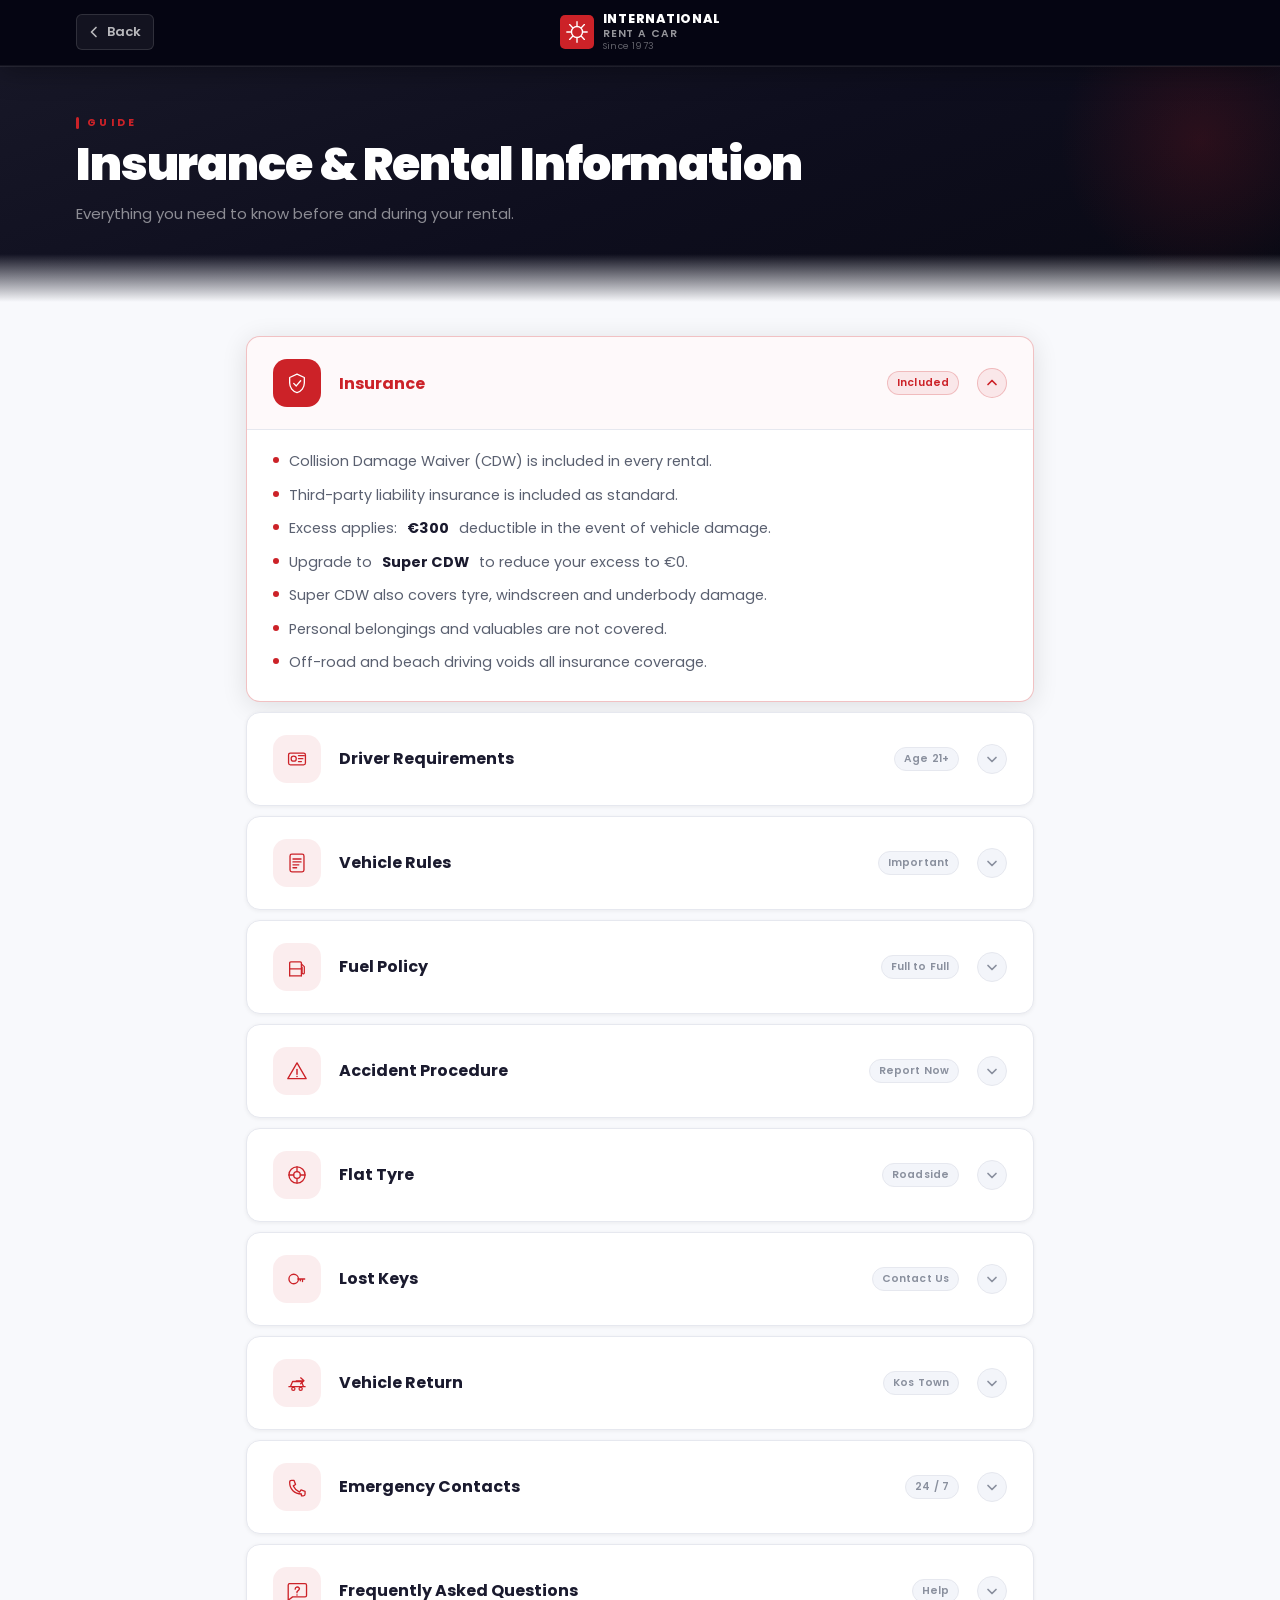
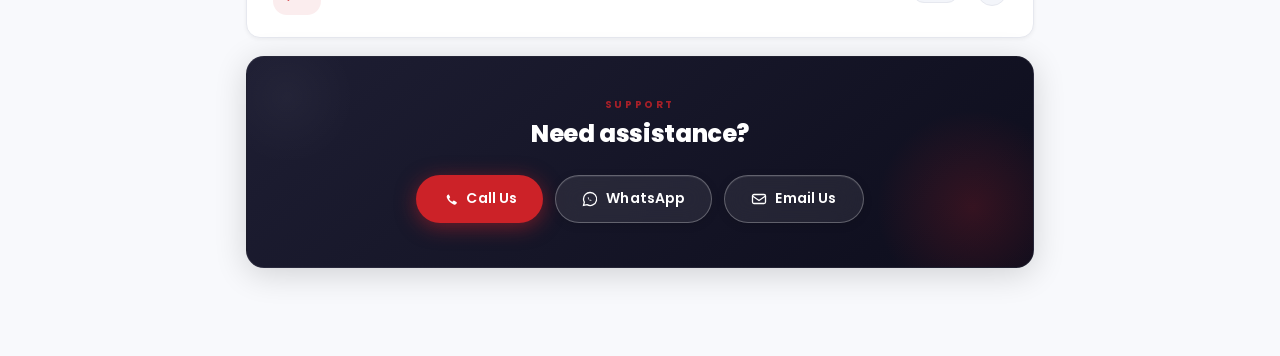
<file: rental-guide.html>
<!DOCTYPE html>
<html lang="en">
<head>
  <meta charset="UTF-8" />
  <meta name="viewport" content="width=device-width, initial-scale=1.0" />
  <meta name="description" content="Insurance &amp; Rental Information — International Rent A Car, Kos, Greece. Everything you need to know before and during your rental." />
  <title>Insurance &amp; Rental Information — International Rent A Car</title>
  <link rel="preconnect" href="https://fonts.googleapis.com" />
  <link rel="preconnect" href="https://fonts.gstatic.com" crossorigin />
  <link href="https://fonts.googleapis.com/css2?family=Poppins:ital,wght@0,300;0,400;0,500;0,600;0,700;0,800;0,900;1,400;1,500&display=swap" rel="stylesheet" />
  <link rel="stylesheet" href="css/style.css" />
  <link rel="stylesheet" href="css/rental-guide.css" />
</head>
<body class="rg-page">

  <!-- ═══════════════════════ NAVIGATION ═══════════════════════ -->
  <header class="rg-nav" role="banner">
    <div class="rg-nav__inner">

      <a href="index.html" class="rg-nav__back" id="rgBack" aria-label="Go back to home page">
        <svg width="16" height="16" viewBox="0 0 16 16" fill="none" aria-hidden="true">
          <path d="M10 12.5L5.5 8 10 3.5" stroke="currentColor" stroke-width="1.7" stroke-linecap="round" stroke-linejoin="round"/>
        </svg>
        <span>Back</span>
      </a>

      <a href="index.html" class="rg-nav__logo" aria-label="International Rent A Car — Home">
        <div class="rg-nav__logo-icon" aria-hidden="true">
          <svg width="34" height="34" viewBox="0 0 40 40" fill="none" xmlns="http://www.w3.org/2000/svg">
            <rect width="40" height="40" rx="6" fill="#CC2228"/>
            <circle cx="20" cy="20" r="6.5" stroke="white" stroke-width="1.6" fill="none"/>
            <line x1="20" y1="8"  x2="20" y2="12.5" stroke="white" stroke-width="1.6" stroke-linecap="round"/>
            <line x1="20" y1="27.5" x2="20" y2="32" stroke="white" stroke-width="1.6" stroke-linecap="round"/>
            <line x1="8"  y1="20" x2="12.5" y2="20" stroke="white" stroke-width="1.6" stroke-linecap="round"/>
            <line x1="27.5" y1="20" x2="32" y2="20" stroke="white" stroke-width="1.6" stroke-linecap="round"/>
            <line x1="11.3" y1="11.3" x2="14.9" y2="14.9" stroke="white" stroke-width="1.6" stroke-linecap="round"/>
            <line x1="25.1" y1="25.1" x2="28.7" y2="28.7" stroke="white" stroke-width="1.6" stroke-linecap="round"/>
            <line x1="28.7" y1="11.3" x2="25.1" y2="14.9" stroke="white" stroke-width="1.6" stroke-linecap="round"/>
            <line x1="14.9" y1="25.1" x2="11.3" y2="28.7" stroke="white" stroke-width="1.6" stroke-linecap="round"/>
          </svg>
        </div>
        <div class="rg-nav__logo-text">
          <span class="rg-nav__logo-name">INTERNATIONAL</span>
          <span class="rg-nav__logo-sub">RENT A CAR</span>
          <span class="rg-nav__logo-since">Since 1973</span>
        </div>
      </a>

      <!-- Spacer keeps logo centred in the 3-column grid -->
      <div class="rg-nav__spacer" aria-hidden="true"></div>

    </div>
  </header>

  <!-- ═══════════════════════ PAGE HERO HEADER ═════════════════ -->
  <div class="rg-hero" aria-hidden="true" role="presentation">
    <div class="rg-hero__inner">
      <span class="rg-hero__eyebrow">GUIDE</span>
      <h1 class="rg-hero__title">Insurance &amp; Rental Information</h1>
      <p class="rg-hero__sub">Everything you need to know before and during your rental.</p>
    </div>
  </div>

  <!-- ═══════════════════════ MAIN CONTENT ═════════════════════ -->
  <main class="rg-content" id="main-content" aria-label="Rental guide content">

    <!-- ══════════ ACCORDION ══════════════════════════════════ -->
    <section class="rg-acc" aria-label="Rental guide sections">

      <!-- ── 1 · Insurance ──────────────────────────────────── -->
      <div class="rg-acc__item open" id="insurance">
        <button
          class="rg-acc__trigger"
          aria-expanded="true"
          aria-controls="rg-body-0"
          id="rg-btn-0"
        >
          <span class="rg-acc__icon" aria-hidden="true">
            <svg width="22" height="22" viewBox="0 0 30 30" fill="none" stroke="currentColor" stroke-linecap="round" stroke-linejoin="round">
              <path d="M15 3L5 7.5v7.5c0 6 4.2 11.6 10 13 5.8-1.4 10-7 10-13V7.5L15 3z" stroke-width="1.8"/>
              <path d="M10.5 15.5l3.5 3.5 6-7" stroke-width="1.8"/>
            </svg>
          </span>
          <span class="rg-acc__label">Insurance</span>
          <span class="rg-acc__tag" aria-hidden="true">Included</span>
          <span class="rg-acc__chevron" aria-hidden="true">
            <svg width="14" height="14" viewBox="0 0 14 14" fill="none">
              <path d="M3 5.5l4 4 4-4" stroke="currentColor" stroke-width="1.7" stroke-linecap="round" stroke-linejoin="round"/>
            </svg>
          </span>
        </button>
        <div class="rg-acc__body" id="rg-body-0" role="region" aria-labelledby="rg-btn-0">
          <div class="rg-acc__inner">
            <div class="rg-acc__content">
              <ul class="rg-acc__list">
                <li>Collision Damage Waiver (CDW) is included in every rental.</li>
                <li>Third-party liability insurance is included as standard.</li>
                <li>Excess applies: <strong>€300</strong> deductible in the event of vehicle damage.</li>
                <li>Upgrade to <strong>Super CDW</strong> to reduce your excess to €0.</li>
                <li>Super CDW also covers tyre, windscreen and underbody damage.</li>
                <li>Personal belongings and valuables are not covered.</li>
                <li>Off-road and beach driving voids all insurance coverage.</li>
              </ul>
            </div>
          </div>
        </div>
      </div>

      <!-- ── 2 · Driver Requirements ────────────────────────── -->
      <div class="rg-acc__item" id="drivers">
        <button
          class="rg-acc__trigger"
          aria-expanded="false"
          aria-controls="rg-body-1"
          id="rg-btn-1"
        >
          <span class="rg-acc__icon" aria-hidden="true">
            <svg width="22" height="22" viewBox="0 0 30 30" fill="none" stroke="currentColor" stroke-linecap="round" stroke-linejoin="round">
              <rect x="3.5" y="7" width="23" height="16" rx="2.5" stroke-width="1.8"/>
              <circle cx="10.5" cy="14.5" r="3.5" stroke-width="1.7"/>
              <path d="M17 10.5h8M17 14.5h6M17 18.5h4" stroke-width="1.8"/>
            </svg>
          </span>
          <span class="rg-acc__label">Driver Requirements</span>
          <span class="rg-acc__tag" aria-hidden="true">Age 21+</span>
          <span class="rg-acc__chevron" aria-hidden="true">
            <svg width="14" height="14" viewBox="0 0 14 14" fill="none">
              <path d="M3 5.5l4 4 4-4" stroke="currentColor" stroke-width="1.7" stroke-linecap="round" stroke-linejoin="round"/>
            </svg>
          </span>
        </button>
        <div class="rg-acc__body" id="rg-body-1" role="region" aria-labelledby="rg-btn-1">
          <div class="rg-acc__inner">
            <div class="rg-acc__content">
              <ul class="rg-acc__list">
                <li>Valid driving licence required, held for a minimum of <strong>1 year</strong>.</li>
                <li>Minimum driver age: <strong>21 years</strong>.</li>
                <li>Maximum driver age: <strong>75 years</strong>.</li>
                <li>Drivers aged 21–24: a young driver surcharge applies per day.</li>
                <li>Non-EU licence holders must present an International Driving Permit.</li>
                <li>A valid credit card in the main driver's name is required at pickup.</li>
                <li>Up to 3 additional authorised drivers can be added to the agreement.</li>
              </ul>
            </div>
          </div>
        </div>
      </div>

      <!-- ── 3 · Vehicle Rules ───────────────────────────────── -->
      <div class="rg-acc__item" id="rules">
        <button
          class="rg-acc__trigger"
          aria-expanded="false"
          aria-controls="rg-body-2"
          id="rg-btn-2"
        >
          <span class="rg-acc__icon" aria-hidden="true">
            <svg width="22" height="22" viewBox="0 0 30 30" fill="none" stroke="currentColor" stroke-linecap="round" stroke-linejoin="round">
              <rect x="5.5" y="3" width="19" height="24" rx="2.4" stroke-width="1.8"/>
              <path d="M9.5 9.5h11M9.5 13.5h11M9.5 17.5h8M9.5 21.5h5" stroke-width="1.8"/>
            </svg>
          </span>
          <span class="rg-acc__label">Vehicle Rules</span>
          <span class="rg-acc__tag" aria-hidden="true">Important</span>
          <span class="rg-acc__chevron" aria-hidden="true">
            <svg width="14" height="14" viewBox="0 0 14 14" fill="none">
              <path d="M3 5.5l4 4 4-4" stroke="currentColor" stroke-width="1.7" stroke-linecap="round" stroke-linejoin="round"/>
            </svg>
          </span>
        </button>
        <div class="rg-acc__body" id="rg-body-2" role="region" aria-labelledby="rg-btn-2">
          <div class="rg-acc__inner">
            <div class="rg-acc__content">
              <ul class="rg-acc__list">
                <li>No smoking inside any vehicle — a <strong>€80 cleaning fee</strong> will apply.</li>
                <li>Pets are welcome with prior notice; a cleaning fee may apply.</li>
                <li>Off-road, beach and unpaved-road driving is strictly prohibited.</li>
                <li>All vehicles must remain within the borders of Greece at all times.</li>
                <li>Report any accident, incident or damage to us immediately.</li>
                <li>Do not attempt to repair the vehicle yourself — call us first.</li>
                <li>Seat belts must be worn by all passengers at all times by law.</li>
              </ul>
            </div>
          </div>
        </div>
      </div>

      <!-- ── 4 · Fuel Policy ────────────────────────────────── -->
      <div class="rg-acc__item" id="fuel">
        <button
          class="rg-acc__trigger"
          aria-expanded="false"
          aria-controls="rg-body-3"
          id="rg-btn-3"
        >
          <span class="rg-acc__icon" aria-hidden="true">
            <svg width="22" height="22" viewBox="0 0 30 30" fill="none" stroke="currentColor" stroke-linecap="round" stroke-linejoin="round">
              <path d="M5 27V9.5A1.5 1.5 0 016.5 8h13A1.5 1.5 0 0121 9.5V27" stroke-width="1.8"/>
              <path d="M5 17.5h16" stroke-width="1.8"/>
              <path d="M5 27h16" stroke-width="1.8"/>
              <path d="M21 11l4 3.5v8.5a1.5 1.5 0 01-3 0V15" stroke-width="1.65"/>
            </svg>
          </span>
          <span class="rg-acc__label">Fuel Policy</span>
          <span class="rg-acc__tag" aria-hidden="true">Full to Full</span>
          <span class="rg-acc__chevron" aria-hidden="true">
            <svg width="14" height="14" viewBox="0 0 14 14" fill="none">
              <path d="M3 5.5l4 4 4-4" stroke="currentColor" stroke-width="1.7" stroke-linecap="round" stroke-linejoin="round"/>
            </svg>
          </span>
        </button>
        <div class="rg-acc__body" id="rg-body-3" role="region" aria-labelledby="rg-btn-3">
          <div class="rg-acc__inner">
            <div class="rg-acc__content">
              <ul class="rg-acc__list">
                <li>All vehicles are collected with a <strong>full tank</strong> of fuel.</li>
                <li>The vehicle must be returned with a full tank.</li>
                <li>Failure to return full: refuelling charge + <strong>€25 service fee</strong>.</li>
                <li>The fuel type (petrol or diesel) is shown on the dashboard sticker.</li>
                <li>Always use the correct fuel — misfuelling is not covered by insurance.</li>
                <li>We do not offer a prepaid fuel option.</li>
              </ul>
            </div>
          </div>
        </div>
      </div>

      <!-- ── 5 · Accident Procedure ───────────────────────── -->
      <div class="rg-acc__item" id="accident">
        <button
          class="rg-acc__trigger"
          aria-expanded="false"
          aria-controls="rg-body-4"
          id="rg-btn-4"
        >
          <span class="rg-acc__icon" aria-hidden="true">
            <svg width="22" height="22" viewBox="0 0 30 30" fill="none" stroke="currentColor" stroke-linecap="round" stroke-linejoin="round">
              <path d="M15 4L27.5 25.5H2.5L15 4z" stroke-width="1.8"/>
              <line x1="15" y1="13" x2="15" y2="19.5" stroke-width="2" stroke-linecap="round"/>
              <circle cx="15" cy="22.5" r="1.1" fill="currentColor" stroke="none"/>
            </svg>
          </span>
          <span class="rg-acc__label">Accident Procedure</span>
          <span class="rg-acc__tag" aria-hidden="true">Report Now</span>
          <span class="rg-acc__chevron" aria-hidden="true">
            <svg width="14" height="14" viewBox="0 0 14 14" fill="none">
              <path d="M3 5.5l4 4 4-4" stroke="currentColor" stroke-width="1.7" stroke-linecap="round" stroke-linejoin="round"/>
            </svg>
          </span>
        </button>
        <div class="rg-acc__body" id="rg-body-4" role="region" aria-labelledby="rg-btn-4">
          <div class="rg-acc__inner">
            <div class="rg-acc__content">
              <ul class="rg-acc__list">
                <li>Contact us immediately: <strong>+30 22420 92265</strong> or WhatsApp <strong>+30 694 477 1738</strong>.</li>
                <li>Do not move the vehicle unless it is blocking traffic and it is safe to do so.</li>
                <li>Call the police (<strong>100</strong>) for any collision involving another vehicle or personal injury.</li>
                <li>Take photographs of all vehicles, damage, and the surrounding area.</li>
                <li>Obtain the other driver's name, address, licence plate, and insurer.</li>
                <li>Do not admit fault or sign any statement at the scene.</li>
                <li>Complete the European Accident Report form found in the glove box.</li>
              </ul>
            </div>
          </div>
        </div>
      </div>

      <!-- ── 6 · Flat Tyre ─────────────────────────────────── -->
      <div class="rg-acc__item" id="tyre">
        <button
          class="rg-acc__trigger"
          aria-expanded="false"
          aria-controls="rg-body-5"
          id="rg-btn-5"
        >
          <span class="rg-acc__icon" aria-hidden="true">
            <svg width="22" height="22" viewBox="0 0 30 30" fill="none" stroke="currentColor" stroke-linecap="round" stroke-linejoin="round">
              <circle cx="15" cy="15" r="11" stroke-width="1.8"/>
              <circle cx="15" cy="15" r="4.5" stroke-width="1.8"/>
              <path d="M15 4v6.5M15 19.5V26M4 15h6.5M19.5 15H26" stroke-width="1.8"/>
            </svg>
          </span>
          <span class="rg-acc__label">Flat Tyre</span>
          <span class="rg-acc__tag" aria-hidden="true">Roadside</span>
          <span class="rg-acc__chevron" aria-hidden="true">
            <svg width="14" height="14" viewBox="0 0 14 14" fill="none">
              <path d="M3 5.5l4 4 4-4" stroke="currentColor" stroke-width="1.7" stroke-linecap="round" stroke-linejoin="round"/>
            </svg>
          </span>
        </button>
        <div class="rg-acc__body" id="rg-body-5" role="region" aria-labelledby="rg-btn-5">
          <div class="rg-acc__inner">
            <div class="rg-acc__content">
              <ul class="rg-acc__list">
                <li>Pull over safely, apply the handbrake, and switch on your hazard lights.</li>
                <li>The spare wheel and tool kit are located in the vehicle's boot.</li>
                <li>Contact us before changing the tyre — we can arrange assistance at no extra charge.</li>
                <li>Do not continue driving on a flat; doing so causes damage to the wheel rim.</li>
                <li>Standard CDW does not cover tyre damage; <strong>Super CDW</strong> includes tyre protection.</li>
                <li>Return the flat tyre with the vehicle so we can assess the cause of the puncture.</li>
              </ul>
            </div>
          </div>
        </div>
      </div>

      <!-- ── 7 · Lost Keys ─────────────────────────────────── -->
      <div class="rg-acc__item" id="keys">
        <button
          class="rg-acc__trigger"
          aria-expanded="false"
          aria-controls="rg-body-6"
          id="rg-btn-6"
        >
          <span class="rg-acc__icon" aria-hidden="true">
            <svg width="22" height="22" viewBox="0 0 30 30" fill="none" stroke="currentColor" stroke-linecap="round" stroke-linejoin="round">
              <circle cx="10.5" cy="15" r="6.5" stroke-width="1.8"/>
              <path d="M16.2 15h9.3M22.5 15v3.5M19.5 15v2.5" stroke-width="1.8"/>
            </svg>
          </span>
          <span class="rg-acc__label">Lost Keys</span>
          <span class="rg-acc__tag" aria-hidden="true">Contact Us</span>
          <span class="rg-acc__chevron" aria-hidden="true">
            <svg width="14" height="14" viewBox="0 0 14 14" fill="none">
              <path d="M3 5.5l4 4 4-4" stroke="currentColor" stroke-width="1.7" stroke-linecap="round" stroke-linejoin="round"/>
            </svg>
          </span>
        </button>
        <div class="rg-acc__body" id="rg-body-6" role="region" aria-labelledby="rg-btn-6">
          <div class="rg-acc__inner">
            <div class="rg-acc__content">
              <ul class="rg-acc__list">
                <li>Contact us immediately if keys are lost, stolen, or locked inside the vehicle.</li>
                <li>Key replacement costs from <strong>€150</strong>, depending on the vehicle model.</li>
                <li>Key loss is not covered by CDW or Super CDW insurance.</li>
                <li>If keys are stolen, file a police report and provide us with a copy.</li>
                <li>A spare key is held at our office for emergency use during opening hours.</li>
                <li>Never leave the vehicle unlocked or keys unattended in a public place.</li>
              </ul>
            </div>
          </div>
        </div>
      </div>

      <!-- ── 8 · Vehicle Return ─────────────────────────────── -->
      <div class="rg-acc__item" id="return">
        <button
          class="rg-acc__trigger"
          aria-expanded="false"
          aria-controls="rg-body-7"
          id="rg-btn-7"
        >
          <span class="rg-acc__icon" aria-hidden="true">
            <svg width="22" height="22" viewBox="0 0 30 30" fill="none" stroke="currentColor" stroke-linecap="round" stroke-linejoin="round">
              <path d="M4 20H26M6 20l3-7h12l3 7" stroke-width="1.8"/>
              <circle cx="10" cy="23" r="2.2" stroke-width="1.7"/>
              <circle cx="20" cy="23" r="2.2" stroke-width="1.7"/>
              <path d="M20 8l4.5 4-4.5 4M24.5 12H14" stroke-width="1.8"/>
            </svg>
          </span>
          <span class="rg-acc__label">Vehicle Return</span>
          <span class="rg-acc__tag" aria-hidden="true">Kos Town</span>
          <span class="rg-acc__chevron" aria-hidden="true">
            <svg width="14" height="14" viewBox="0 0 14 14" fill="none">
              <path d="M3 5.5l4 4 4-4" stroke="currentColor" stroke-width="1.7" stroke-linecap="round" stroke-linejoin="round"/>
            </svg>
          </span>
        </button>
        <div class="rg-acc__body" id="rg-body-7" role="region" aria-labelledby="rg-btn-7">
          <div class="rg-acc__inner">
            <div class="rg-acc__content">
              <ul class="rg-acc__list">
                <li>Return the vehicle to our office at <strong>12 Pavlou Mela, Kos Town</strong>.</li>
                <li>The return date and time are stated in your rental agreement.</li>
                <li>Late returns beyond a <strong>1-hour grace period</strong> incur an additional day's rental charge.</li>
                <li>The vehicle will be inspected jointly at the time of return.</li>
                <li>The fuel tank must be full; a refuelling charge plus a <strong>€25 service fee</strong> applies otherwise.</li>
                <li>Remove all personal belongings before handing over the keys.</li>
                <li>For after-hours returns, please contact us in advance to arrange a key drop-off.</li>
              </ul>
            </div>
          </div>
        </div>
      </div>

      <!-- ── 9 · Emergency Contacts ─────────────────────────── -->
      <div class="rg-acc__item" id="emergency">
        <button
          class="rg-acc__trigger"
          aria-expanded="false"
          aria-controls="rg-body-8"
          id="rg-btn-8"
        >
          <span class="rg-acc__icon" aria-hidden="true">
            <svg width="22" height="22" viewBox="0 0 30 30" fill="none" stroke="currentColor" stroke-linecap="round" stroke-linejoin="round">
              <path d="M21 24.5c-9.5 0-16-6.5-16-16 0-1.5 1-2.5 2.5-2.5h3.5l2 5.5-3 2c1.8 4 4.5 6.5 8.5 8.5l2-3 5.5 2v3.5c0 1.5-1 2.5-2.5 2.5H21z" stroke-width="1.8"/>
            </svg>
          </span>
          <span class="rg-acc__label">Emergency Contacts</span>
          <span class="rg-acc__tag" aria-hidden="true">24 / 7</span>
          <span class="rg-acc__chevron" aria-hidden="true">
            <svg width="14" height="14" viewBox="0 0 14 14" fill="none">
              <path d="M3 5.5l4 4 4-4" stroke="currentColor" stroke-width="1.7" stroke-linecap="round" stroke-linejoin="round"/>
            </svg>
          </span>
        </button>
        <div class="rg-acc__body" id="rg-body-8" role="region" aria-labelledby="rg-btn-8">
          <div class="rg-acc__inner">
            <div class="rg-acc__content">
              <ul class="rg-acc__list">
                <li><strong>Our 24-hour emergency line:</strong> +30 694 477 1738 (WhatsApp / call)</li>
                <li><strong>Office direct line:</strong> +30 22420 92265</li>
                <li><strong>European emergency number:</strong> 112 (police, fire, ambulance)</li>
                <li><strong>Greek Police:</strong> 100</li>
                <li><strong>Roadside assistance (ELPA):</strong> 10400</li>
                <li><strong>Kos General Hospital:</strong> +30 224 202 2300</li>
              </ul>
            </div>
          </div>
        </div>
      </div>

      <!-- ── 10 · Frequently Asked Questions ────────────────── -->
      <div class="rg-acc__item" id="faq">
        <button
          class="rg-acc__trigger"
          aria-expanded="false"
          aria-controls="rg-body-9"
          id="rg-btn-9"
        >
          <span class="rg-acc__icon" aria-hidden="true">
            <svg width="22" height="22" viewBox="0 0 30 30" fill="none" stroke="currentColor" stroke-linecap="round" stroke-linejoin="round">
              <path d="M4 5h22a2 2 0 012 2v14a2 2 0 01-2 2H9l-6 4.5V7a2 2 0 012-2z" stroke-width="1.8"/>
              <path d="M12.5 12.5a3 3 0 015.2-2c.8.9.8 2.1 0 2.9L15 16v1.5" stroke-width="1.8" stroke-linecap="round"/>
              <circle cx="15" cy="20.5" r="1.1" fill="currentColor" stroke="none"/>
            </svg>
          </span>
          <span class="rg-acc__label">Frequently Asked Questions</span>
          <span class="rg-acc__tag" aria-hidden="true">Help</span>
          <span class="rg-acc__chevron" aria-hidden="true">
            <svg width="14" height="14" viewBox="0 0 14 14" fill="none">
              <path d="M3 5.5l4 4 4-4" stroke="currentColor" stroke-width="1.7" stroke-linecap="round" stroke-linejoin="round"/>
            </svg>
          </span>
        </button>
        <div class="rg-acc__body" id="rg-body-9" role="region" aria-labelledby="rg-btn-9">
          <div class="rg-acc__inner">
            <div class="rg-acc__content">
              <ul class="rg-acc__list">
                <li><strong>Can I pay by debit card?</strong> A credit card in the main driver's name is required as a security deposit; debit cards are accepted for the rental balance.</li>
                <li><strong>Is there a mileage limit?</strong> No — all rentals include unlimited mileage within Greece.</li>
                <li><strong>Can I drive to Turkey?</strong> Vehicles may not leave Greek territory under any circumstances.</li>
                <li><strong>What if I return the car late?</strong> Returns beyond 1 hour past the agreed time incur an extra day's charge.</li>
                <li><strong>Can I add an additional driver later?</strong> Yes — additional drivers must be added at our office and signed onto the agreement before driving.</li>
                <li><strong>Are child seats available?</strong> Child and baby seats are available on request at a small daily fee.</li>
              </ul>
            </div>
          </div>
        </div>
      </div>

    </section><!-- /rg-acc -->

    <!-- ══════════ HELP CARD ═══════════════════════════════════ -->
    <div class="rg-help" role="complementary" aria-label="Contact for assistance">
      <p class="rg-help__eyebrow">SUPPORT</p>
      <h2 class="rg-help__title">Need assistance?</h2>
      <div class="rg-help__actions">

        <a href="tel:+302242092265" class="rg-help__btn rg-help__btn--red">
          <svg width="16" height="16" viewBox="0 0 16 16" fill="none" aria-hidden="true">
            <path d="M14.5 11c-.3-.3-2.3-1.52-2.7-1.52-.4 0-.6.3-1.1.9-.3.3-.5.3-.8.16-.65-.3-1.9-.86-2.7-2.6-.1-.3-.1-.5.2-.8.5-.5.8-.7.8-1.1 0-.4-1.1-2.08-1.4-2.38-.3-.3-.6 0-.9.2-.5.3-.9.7-1.1 1.2-.2.5-.1 1.1.1 1.6.6 1.5 1.5 2.9 2.7 4.1 1.2 1.2 2.6 2.1 4.1 2.7.5.2 1.1.3 1.6.1.5-.2.9-.6 1.2-1.1.28-.4.5-.58.28-.88z" fill="white"/>
          </svg>
          Call Us
        </a>

        <a href="https://wa.me/306944771738" target="_blank" rel="noopener" class="rg-help__btn rg-help__btn--outline">
          <svg width="16" height="16" viewBox="0 0 16 16" fill="none" aria-hidden="true">
            <path d="M8 1.5C4.41 1.5 1.5 4.41 1.5 8c0 1.13.3 2.2.82 3.12L1.5 14.5l3.5-.81A6.5 6.5 0 108 1.5z" stroke="white" stroke-width="1.3" fill="none"/>
            <path d="M5.8 6.5c0-.16.1-.3.25-.33l.26-.02c.16-.02.3.08.33.23l.28.98c.04.12-.02.25-.13.31l-.27.17c.26.53.68.96 1.2 1.2l.17-.26a.27.27 0 01.32-.14l.98.28c.15.03.25.17.23.33l-.02.26c-.02.16-.16.27-.32.27C7.25 9.62 5.8 8.17 5.8 6.76V6.5z" fill="white"/>
          </svg>
          WhatsApp
        </a>

        <a href="mailto:info@internationalrentals.gr" class="rg-help__btn rg-help__btn--outline">
          <svg width="16" height="16" viewBox="0 0 16 16" fill="none" aria-hidden="true">
            <rect x="1.5" y="3.5" width="13" height="9" rx="1.5" stroke="white" stroke-width="1.3"/>
            <path d="M1.5 5l6.5 4.5L14.5 5" stroke="white" stroke-width="1.3" stroke-linecap="round" stroke-linejoin="round"/>
          </svg>
          Email Us
        </a>

      </div>
    </div>

  </main><!-- /rg-content -->

  <!-- ═══════════════════════ SCRIPT ════════════════════════════ -->
  <script>
  (function () {
    'use strict';

    /* ── Back button: use history.back() when there is history ── */
    var rgBack = document.getElementById('rgBack');
    if (rgBack) {
      rgBack.addEventListener('click', function (e) {
        if (window.history.length > 1 && document.referrer) {
          e.preventDefault();
          history.back();
        }
        /* Falls through to href="index.html" if no history */
      });
    }

    /* ── Accordion ───────────────────────────────────────────── */
    var accItems = Array.prototype.slice.call(
      document.querySelectorAll('.rg-acc__item')
    );

    function closeAll() {
      accItems.forEach(function (item) {
        item.classList.remove('open');
        var btn = item.querySelector('.rg-acc__trigger');
        if (btn) btn.setAttribute('aria-expanded', 'false');
      });
    }

    accItems.forEach(function (item) {
      var btn = item.querySelector('.rg-acc__trigger');
      if (!btn) return;

      btn.addEventListener('click', function () {
        var wasOpen = item.classList.contains('open');
        closeAll();
        if (!wasOpen) {
          item.classList.add('open');
          btn.setAttribute('aria-expanded', 'true');
        }
      });

      /* Keyboard: Space and Enter are native for <button> */
    });

    /* ── Anchor / deep-link support ──────────────────────────── */
    function openSection(id) {
      var target = document.getElementById(id);
      if (!target || !target.classList.contains('rg-acc__item')) return false;
      closeAll();
      target.classList.add('open');
      var btn = target.querySelector('.rg-acc__trigger');
      if (btn) btn.setAttribute('aria-expanded', 'true');
      return true;
    }

    function scrollToSection(id) {
      var el = document.getElementById(id);
      if (el) el.scrollIntoView({ behavior: 'smooth', block: 'start' });
    }

    /* On initial page load with a hash */
    var initialHash = window.location.hash.slice(1);
    if (initialHash && openSection(initialHash)) {
      /* Defer scroll so it runs after the browser's own anchor jump */
      setTimeout(function () { scrollToSection(initialHash); }, 100);
    }

    /* Support hash changes (back/forward, in-page links) */
    window.addEventListener('hashchange', function () {
      var hash = window.location.hash.slice(1);
      if (hash && openSection(hash)) {
        setTimeout(function () { scrollToSection(hash); }, 40);
      }
    });

  })();
  </script>

</body>
</html>
</file>
<file: css/style.css>
/* ═══════════════════════════════════════════════════════════════
   International Rent A Car — Complete Home Page Stylesheet
   Red brand · Poppins · Mobile-first · Production-ready
   ═══════════════════════════════════════════════════════════════ */

/* ─── DESIGN TOKENS ──────────────────────────────────────────── */
:root {
  --red:        #CC2228;
  --red-dark:   #a81b20;
  --red-light:  rgba(204,34,40,0.08);
  --dark:       #1A1A2E;
  --dark-nav:   rgba(10,10,22,0.96);
  --emg-bg:     #111126;
  --ftr-bg:     #0D0D1C;
  --white:      #ffffff;
  --off-white:  #f8f9fc;
  --card-bg:    #f3f5fa;
  --text:       #1a1a2e;
  --text-2:     #5a6070;
  --text-3:     #8a909e;
  --border:     #e6e8ef;
  --border-2:   #d0d4de;
  --radius-sm:  6px;
  --radius:     10px;
  --radius-lg:  14px;
  --radius-xl:  18px;
  --shadow-sm:  0 1px 4px rgba(0,0,0,0.06);
  --shadow:     0 2px 14px rgba(0,0,0,0.08);
  --shadow-md:  0 4px 24px rgba(0,0,0,0.11);
  --shadow-lg:  0 8px 40px rgba(0,0,0,0.14);
  --shadow-card:0 6px 28px rgba(0,0,0,0.10);
  --font:       'Poppins', -apple-system, BlinkMacSystemFont, 'Segoe UI', sans-serif;
  --max-w:      1200px;
  --t-fast:     150ms ease;
  --t-base:     220ms ease;
  --t-slow:     350ms ease;
}

/* ─── RESET ──────────────────────────────────────────────────── */
*, *::before, *::after { box-sizing: border-box; margin: 0; padding: 0; }
html  { scroll-behavior: smooth; font-size: 16px; -webkit-text-size-adjust: 100%; }
body  { font-family: var(--font); color: var(--text); background: var(--white); line-height: 1.55; -webkit-font-smoothing: antialiased; overflow-x: hidden; }
img   { display: block; max-width: 100%; height: auto; }
a     { color: inherit; text-decoration: none; }
ul, ol{ list-style: none; }
button{ font-family: inherit; cursor: pointer; border: none; background: none; }
svg   { display: block; flex-shrink: 0; }
address { font-style: normal; }

/* ─── CONTAINER ──────────────────────────────────────────────── */
.container {
  width: 100%;
  max-width: var(--max-w);
  margin-inline: auto;
  padding-inline: 18px;
}
@media (min-width: 640px)  { .container { padding-inline: 24px; } }
@media (min-width: 960px)  { .container { padding-inline: 36px; } }
@media (min-width: 1280px) { .container { padding-inline: 48px; } }

/* ─── SECTION HEADER ─────────────────────────────────────────── */
.sec-head {
  display: flex;
  align-items: center;
  justify-content: space-between;
  margin-bottom: 18px;
  gap: 12px;
}

.sec-title {
  display: flex;
  align-items: center;
  gap: 10px;
  font-size: 17px;
  font-weight: 800;
  letter-spacing: 0.05em;
  color: var(--text);
  text-transform: uppercase;
  line-height: 1;
}
.sec-title::before {
  content: '';
  display: block;
  width: 4px;
  min-width: 4px;
  height: 18px;
  background: var(--red);
  border-radius: 2px;
}

.sec-link {
  font-size: 13px;
  font-weight: 600;
  color: var(--red);
  white-space: nowrap;
  display: inline-flex;
  align-items: center;
  gap: 3px;
  transition: opacity var(--t-fast);
}
.sec-link:hover { opacity: 0.72; }

/* ─── SHARED RED BUTTON ──────────────────────────────────────── */
.btn-red {
  display: inline-flex;
  align-items: center;
  gap: 8px;
  padding: 10px 22px;
  background: var(--red);
  color: var(--white);
  border-radius: 24px;
  font-size: 13.5px;
  font-weight: 600;
  letter-spacing: 0.01em;
  transition: background var(--t-base), transform var(--t-fast), box-shadow var(--t-base);
  white-space: nowrap;
  box-shadow: 0 3px 14px rgba(204,34,40,0.32);
}
.btn-red:hover  { background: var(--red-dark); transform: translateY(-1px); box-shadow: 0 5px 18px rgba(204,34,40,0.4); }
.btn-red:active { transform: translateY(0); }


/* ═══════════════════════════════════════════════════════════════
   NAVIGATION
   ═══════════════════════════════════════════════════════════════ */
.nav {
  position: fixed;
  top: 0; left: 0; right: 0;
  z-index: 200;
  /* Subtle top-fade ensures logo is readable even before scroll */
  background: linear-gradient(to bottom, rgba(4,4,16,0.56) 0%, rgba(4,4,16,0.20) 55%, transparent 100%);
  transition: background var(--t-slow), box-shadow var(--t-slow), backdrop-filter var(--t-slow);
}
.nav.scrolled {
  background: rgba(6, 6, 18, 0.94);
  backdrop-filter: blur(22px) saturate(180%) brightness(0.92);
  -webkit-backdrop-filter: blur(22px) saturate(180%) brightness(0.92);
  box-shadow: 0 1px 0 rgba(255,255,255,0.07), 0 4px 28px rgba(0,0,0,0.38);
}

.nav__inner {
  display: flex;
  align-items: center;
  justify-content: space-between;
  gap: 12px;
  padding: 10px 20px;
  max-width: var(--max-w);
  margin-inline: auto;
}

/* ── Logo ─────────────────────────────────────────────────── */
.nav__logo {
  display: flex;
  align-items: stretch;
  gap: 16px;            /* white bar → text block: 16px */
  text-decoration: none;
  flex-shrink: 0;
}

/* Two vertical accent lines: 6px red · 6px gap · 2px white */
.nav__logo-bars {
  display: flex;
  align-items: stretch;
  gap: 6px;
  flex-shrink: 0;
}
.nav__logo-bar--red {
  width: 6px;
  background: #E32228;
  border-radius: 2px;
  flex-shrink: 0;
}
.nav__logo-bar--white {
  width: 2px;
  background: #ffffff;
  border-radius: 1px;
  flex-shrink: 0;
}

/* Text stack */
.nav__logo-text {
  display: flex;
  flex-direction: column;
  justify-content: center;
  gap: 4px;
}

/* Row 1 — INTERNATIONAL */
.nav__logo-name {
  font-size: 18px;
  font-weight: 800;
  color: #E32228;
  letter-spacing: -0.02em;
  line-height: 1.1;
  white-space: nowrap;
}

/* Row 2 — RENT A CAR */
.nav__logo-sub {
  font-size: 9.5px;
  font-weight: 500;
  color: #ffffff;
  letter-spacing: 0.50em;
  line-height: 1.15;
  white-space: nowrap;
}

/* Row 3 — SINCE 1973 */
.nav__logo-since {
  font-size: 8px;
  font-weight: 400;
  color: #8B8B8B;
  letter-spacing: 0.35em;
  line-height: 1.2;
  white-space: nowrap;
}

/* Tablet ≥ 640px */
@media (min-width: 640px) {
  .nav__logo-name  { font-size: 20px; }
  .nav__logo-sub   { font-size: 10.5px; }
  .nav__logo-since { font-size: 9px; }
}

/* Desktop ≥ 960px — target logo block height ≈ 57px */
@media (min-width: 960px) {
  .nav__logo-name  { font-size: 22px; }
  .nav__logo-sub   { font-size: 12px; }
  .nav__logo-since { font-size: 9.5px; }
}

/* Right side */
.nav__right { display: flex; align-items: center; gap: 14px; }

.nav__lang {
  display: flex;
  align-items: center;
  gap: 5px;
  padding: 6px 9px;
  border: 1px solid rgba(255,255,255,0.22);
  border-radius: var(--radius-sm);
  font-size: 12.5px;
  font-weight: 500;
  color: var(--white);
  background: rgba(255,255,255,0.08);
  cursor: pointer;
  transition: background var(--t-fast);
  user-select: none;
}
.nav__lang:hover { background: rgba(255,255,255,0.14); }

.nav__burger {
  display: flex;
  flex-direction: column;
  justify-content: center;
  gap: 5px;
  width: 38px; height: 38px;
  padding: 9px 8px;
  border-radius: var(--radius-sm);
  background: rgba(255,255,255,0.10);
  border: 1px solid rgba(255,255,255,0.14);
  transition: background var(--t-fast);
}
.nav__burger:hover { background: rgba(255,255,255,0.18); }
.nav__burger span {
  display: block;
  width: 100%;
  height: 1.8px;
  background: var(--white);
  border-radius: 2px;
  transition: transform 0.28s ease, opacity 0.28s ease;
}
.nav__burger.open span:nth-child(1) { transform: translateY(6.8px) rotate(45deg); }
.nav__burger.open span:nth-child(2) { opacity: 0; transform: scaleX(0); }
.nav__burger.open span:nth-child(3) { transform: translateY(-6.8px) rotate(-45deg); }


/* ═══════════════════════════════════════════════════════════════
   MOBILE MENU
   ═══════════════════════════════════════════════════════════════ */
.mob-menu {
  position: fixed; inset: 0; z-index: 300;
  pointer-events: none;
}
.mob-menu[aria-hidden="false"] { pointer-events: auto; }

.mob-menu__bg {
  position: absolute; inset: 0;
  background: rgba(0,0,0,0.6);
  opacity: 0;
  transition: opacity var(--t-slow);
}
.mob-menu[aria-hidden="false"] .mob-menu__bg { opacity: 1; }

.mob-menu__panel {
  position: absolute;
  top: 0; right: 0; bottom: 0;
  width: min(300px, 86vw);
  background: #13132A;
  display: flex;
  flex-direction: column;
  transform: translateX(100%);
  transition: transform var(--t-slow) cubic-bezier(0.4,0,0.2,1);
  overflow-y: auto;
  border-left: 1px solid rgba(255,255,255,0.06);
}
.mob-menu[aria-hidden="false"] .mob-menu__panel { transform: translateX(0); }

.mob-menu__head {
  display: flex;
  align-items: center;
  justify-content: space-between;
  padding: 16px 18px;
  border-bottom: 1px solid rgba(255,255,255,0.07);
}
.mob-menu__logo {
  display: flex;
  align-items: center;
  gap: 9px;
  font-size: 13px;
  font-weight: 700;
  color: var(--white);
  letter-spacing: 0.05em;
}
.mob-menu__close {
  width: 32px; height: 32px;
  display: flex; align-items: center; justify-content: center;
  border-radius: var(--radius-sm);
  color: rgba(255,255,255,0.65);
  background: rgba(255,255,255,0.07);
  transition: background var(--t-fast);
}
.mob-menu__close:hover { background: rgba(255,255,255,0.13); color: var(--white); }

.mob-menu__nav {
  display: flex;
  flex-direction: column;
  padding: 10px 8px;
  flex: 1;
}
.mob-menu__link {
  display: block;
  padding: 13px 14px;
  font-size: 15px;
  font-weight: 500;
  color: rgba(255,255,255,0.72);
  border-radius: 8px;
  transition: background var(--t-fast), color var(--t-fast);
}
.mob-menu__link:hover { background: rgba(255,255,255,0.06); color: var(--white); }

.mob-menu__footer {
  padding: 18px;
  border-top: 1px solid rgba(255,255,255,0.07);
  display: flex;
  flex-direction: column;
  gap: 10px;
}
.mob-menu__cta {
  display: flex;
  align-items: center;
  justify-content: center;
  gap: 8px;
  padding: 12px 18px;
  border-radius: 24px;
  font-size: 13.5px;
  font-weight: 600;
  transition: opacity var(--t-fast);
}
.mob-menu__cta--red { background: var(--red); color: var(--white); }
.mob-menu__cta--red:hover { opacity: 0.86; }
.mob-menu__cta--outline {
  background: transparent;
  color: var(--white);
  border: 1px solid rgba(255,255,255,0.25);
}
.mob-menu__cta--outline:hover { background: rgba(255,255,255,0.08); }


/* ═══════════════════════════════════════════════════════════════
   HERO
   ═══════════════════════════════════════════════════════════════ */
.hero {
  position: relative;
  min-height: 620px;   /* safety floor for very short viewports */
  min-height: 100vh;
  min-height: 100svh;
  display: flex;
  flex-direction: column;
  overflow: hidden;
}

/* Slide backgrounds */
.hero__slide {
  position: absolute; inset: 0;
  background-size: cover;
  background-position: center 52%;
  opacity: 0;
  transition: opacity 2s ease;
  z-index: 0;
  will-change: opacity;
  transform: scale(1.03);
  /* Cinematic grade: slightly darker, punchier contrast, warm saturation */
  filter: brightness(0.86) contrast(1.07) saturate(1.10);
}
.hero__slide.active { opacity: 1; transform: scale(1); transition: opacity 2s ease, transform 8s ease; }

/* Overlays */
.hero__overlay {
  position: absolute; inset: 0;
  background:
    /* Left-to-right: dark text zone → transparent scenic right */
    linear-gradient(
      to right,
      rgba(3, 3, 14, 0.96) 0%,
      rgba(5, 5, 18, 0.82) 26%,
      rgba(7, 7, 22, 0.52) 52%,
      rgba(4, 4, 16, 0.14) 100%
    ),
    /* Top darkening for nav readability */
    linear-gradient(
      to bottom,
      rgba(4, 4, 16, 0.44) 0%,
      transparent 28%
    ),
    /* Warm harbour-light undertone at the lower-left */
    linear-gradient(
      165deg,
      transparent 45%,
      rgba(100, 48, 12, 0.10) 100%
    );
  z-index: 1;
}
.hero__vignette {
  position: absolute;
  bottom: 0; left: 0; right: 0;
  height: 320px;
  background: linear-gradient(to top, rgba(3,3,14,0.90) 0%, rgba(3,3,14,0.42) 52%, transparent 100%);
  z-index: 2;
}

/* Content block */
.hero__content {
  position: relative;
  z-index: 10;
  flex: 1;
  display: flex;
  flex-direction: column;
  justify-content: flex-end;
  padding: 88px 24px 182px;
  width: 100%;
  max-width: 680px;
}

.hero__heading {
  font-family: var(--font);
  font-size: clamp(47px, 12.4vw, 78px);
  font-weight: 800;
  color: var(--white);
  line-height: 0.92;
  letter-spacing: -0.01em;
  margin-bottom: 24px;
  text-shadow: 0 4px 52px rgba(0,0,0,0.38), 0 1px 8px rgba(0,0,0,0.22);
}

.hero__tagline {
  font-size: clamp(18px, 4.5vw, 24px);
  font-style: normal;
  font-weight: 600;
  color: var(--white);
  margin-top: 4px;
  margin-bottom: 16px;
  line-height: 1.42;
  text-shadow: 0 1px 14px rgba(0,0,0,0.24);
}

.hero__desc {
  font-size: 15px;
  font-weight: 400;
  color: rgba(255,255,255,0.64);
  line-height: 1.6;
  margin-bottom: 28px;
}

.hero__actions {
  display: flex;
  flex-wrap: wrap;
  gap: 12px;
  margin-bottom: 26px;
}

.hero__btn {
  display: inline-flex;
  align-items: center;
  justify-content: center;
  gap: 9px;
  padding: 0 28px;
  height: 48px;
  border-radius: 50px;
  font-size: 14px;
  font-weight: 600;
  letter-spacing: 0.015em;
  transition: transform 200ms ease, box-shadow 200ms ease,
              background 200ms ease, border-color 200ms ease;
  white-space: nowrap;
}
.hero__btn--red {
  background: var(--red);
  color: var(--white);
  box-shadow: 0 4px 20px rgba(204,34,40,0.52), 0 1px 3px rgba(0,0,0,0.18);
}
.hero__btn--red:hover {
  background: var(--red-dark);
  transform: translateY(-2px);
  box-shadow: 0 8px 28px rgba(204,34,40,0.60), 0 2px 6px rgba(0,0,0,0.22);
}
.hero__btn--red:active { transform: translateY(0); box-shadow: 0 2px 12px rgba(204,34,40,0.40); }
.hero__btn--dark {
  background: rgba(255,255,255,0.08);
  color: var(--white);
  border: 1.8px solid rgba(255,255,255,0.46);
  backdrop-filter: blur(16px) saturate(150%);
  -webkit-backdrop-filter: blur(16px) saturate(150%);
  box-shadow: 0 2px 10px rgba(0,0,0,0.12), inset 0 1px 0 rgba(255,255,255,0.10);
}
.hero__btn--dark:hover {
  background: rgba(255,255,255,0.15);
  border-color: rgba(255,255,255,0.68);
  transform: translateY(-2px);
  box-shadow: 0 5px 18px rgba(0,0,0,0.18);
}
.hero__btn--dark:active { transform: translateY(0); }

/* Slider dots */
.hero__dots {
  display: flex;
  gap: 8px;
  align-items: center;
}
.hero__dot {
  width: 9px; height: 9px;
  border-radius: 50%;
  background: rgba(255,255,255,0.28);
  border: none; padding: 0; cursor: pointer;
  transition: background var(--t-base), transform var(--t-base);
}
.hero__dot.active  { background: var(--red); transform: scale(1.25); }
.hero__dot:hover:not(.active) { background: rgba(255,255,255,0.55); }

/* Scroll indicator — bottom offset must clear the qa-wrap overlap */
.hero__scroll {
  position: absolute;
  bottom: 62px; left: 50%;
  transform: translateX(-50%);
  z-index: 10;
  display: flex;
  flex-direction: column;
  align-items: center;
  gap: 7px;
  color: rgba(255,255,255,0.62);
  font-size: 9px;
  font-weight: 600;
  letter-spacing: 0.22em;
  text-transform: uppercase;
  text-decoration: none;
  animation: scrollFloat 3s cubic-bezier(0.45, 0, 0.55, 1) infinite;
  transition: color var(--t-fast);
}
.hero__scroll:hover { color: rgba(255,255,255,0.90); }
.hero__scroll-ring {
  width: 40px; height: 40px;
  border-radius: 50%;
  border: 1.5px solid rgba(255,255,255,0.46);
  background: rgba(255,255,255,0.05);
  display: flex; align-items: center; justify-content: center;
  box-shadow: 0 0 18px rgba(255,255,255,0.07), inset 0 0 8px rgba(255,255,255,0.04);
  transition: border-color var(--t-fast), background var(--t-fast);
}
.hero__scroll:hover .hero__scroll-ring {
  border-color: rgba(255,255,255,0.72);
  background: rgba(255,255,255,0.10);
}

@keyframes scrollFloat {
  0%        { transform: translateX(-50%) translateY(0);    opacity: 1;    }
  42%, 58%  { transform: translateX(-50%) translateY(11px); opacity: 0.52; }
  100%      { transform: translateX(-50%) translateY(0);    opacity: 1;    }
}


/* ═══════════════════════════════════════════════════════════════
   QUICK ACCESS
   ═══════════════════════════════════════════════════════════════ */
.qa-wrap {
  position: relative;
  z-index: 20;
  padding: 0 16px 48px;
  margin-top: -52px;
}

.qa-grid {
  display: flex;
  flex-wrap: wrap;
  justify-content: center;
  gap: 14px;
  max-width: 1320px;
  margin-inline: auto;
}

/* ─── Card ─────────────────────────────────────────────────── */
.qa-card {
  flex: 0 0 100%;
  background: var(--white);
  border-radius: 14px;
  border: 1px solid rgba(0,0,0,0.06);
  box-shadow: 0 4px 22px rgba(0,0,0,0.09), 0 1px 5px rgba(0,0,0,0.05);
  padding: 30px 20px 24px;
  display: flex;
  flex-direction: column;
  align-items: center;
  text-align: center;
  text-decoration: none;
  color: var(--text);
  cursor: pointer;
  opacity: 0;
  transition: transform 300ms ease, box-shadow 300ms ease;
}

@keyframes qaFadeUp {
  from { opacity: 0; transform: translateY(28px); }
  to   { opacity: 1; transform: translateY(0);    }
}
.qa-card.visible {
  animation: qaFadeUp 560ms cubic-bezier(0.22, 1, 0.36, 1) forwards;
}
.qa-card.shown {
  opacity: 1;
  transform: translateY(0);
}
.qa-card.shown:hover {
  transform: translateY(-7px);
  box-shadow: 0 16px 44px rgba(0,0,0,0.14), 0 4px 12px rgba(0,0,0,0.07);
}
.qa-card:focus-visible {
  outline: 2px solid var(--red);
  outline-offset: 3px;
  border-radius: 14px;
}

/* ─── Icon ──────────────────────────────────────────────────── */
.qa-card__icon {
  width: 68px; height: 68px;
  border-radius: 50%;
  background: rgba(204,34,40,0.07);
  display: flex;
  align-items: center;
  justify-content: center;
  margin-bottom: 16px;
  flex-shrink: 0;
  transition: background 280ms ease, transform 280ms ease;
}
.qa-card.shown:hover .qa-card__icon {
  background: rgba(204,34,40,0.13);
  transform: scale(1.10);
}

/* ─── Body ──────────────────────────────────────────────────── */
.qa-card__body {
  flex: 1;
  display: flex;
  flex-direction: column;
  align-items: center;
  gap: 5px;
  margin-bottom: 16px;
}
.qa-card__title {
  font-size: 15px;
  font-weight: 700;
  color: var(--text);
  line-height: 1.25;
}
.qa-card__desc {
  font-size: 12.5px;
  color: var(--text-3);
  line-height: 1.4;
  font-weight: 400;
}

/* ─── Arrow ─────────────────────────────────────────────────── */
.qa-card__arrow {
  width: 30px; height: 30px;
  border-radius: 50%;
  background: rgba(204,34,40,0.07);
  border: 1.5px solid rgba(204,34,40,0.20);
  display: flex; align-items: center; justify-content: center;
  color: var(--red);
  flex-shrink: 0;
  transition: background 280ms ease, border-color 280ms ease,
              transform 280ms ease, color 280ms ease;
}
.qa-card.shown:hover .qa-card__arrow {
  background: var(--red);
  border-color: var(--red);
  color: var(--white);
  transform: translateX(5px);
}

/* ─── Tablet: 2 + 2 + 1 centred ────────────────────────────── */
@media (min-width: 520px) {
  .qa-wrap { padding: 0 18px 50px; margin-top: -56px; }
  .qa-grid { gap: 14px; }
  .qa-card { flex: 0 0 calc(50% - 7px); }
}

/* ─── Desktop: 5 equal columns ─────────────────────────────── */
@media (min-width: 900px) {
  .qa-wrap { padding: 0 36px 56px; margin-top: -60px; }
  .qa-grid { gap: 16px; }
  .qa-card { flex: 1; min-width: 0; padding: 34px 18px 26px; }
}

@media (min-width: 1200px) {
  .qa-wrap { padding: 0 48px 60px; }
}

/* ─── Mobile: centred focus carousel (<640px) ──────────────── */
@media (max-width: 639px) {
  .qa-wrap {
    padding-inline: 0;
    /* keep bottom padding and negative-margin hero overlap */
    padding-bottom: 48px;
    overflow: visible;
  }

  .qa-grid {
    display: flex;
    flex-wrap: nowrap;
    justify-content: flex-start;
    overflow-x: auto;
    overflow-y: visible;
    scroll-snap-type: x mandatory;
    scroll-behavior: smooth;
    gap: 14px;
    /* Top/bottom padding gives box-shadow breathing room;
       inline padding centres first and last card in the viewport */
    padding: 12px calc(50% - 37vw) 20px;
    scrollbar-width: none;
    -ms-overflow-style: none;
    max-width: none;
    margin-inline: 0;
  }
  .qa-grid::-webkit-scrollbar { display: none; }

  /* Each card: 74vw wide, snaps to centre, scales down when inactive */
  .qa-card {
    flex: 0 0 74vw;
    scroll-snap-align: center;
    /* Override the entrance-animation opacity so cards appear
       immediately without waiting for the JS stagger */
    opacity: 1 !important;
    animation: none !important;
    transform: scale(0.84);
    transition: transform 320ms cubic-bezier(0.22, 1, 0.36, 1),
                box-shadow 320ms ease;
    will-change: transform;
  }

  /* Centred (active) card — 1/0.84 ≈ 19% larger than neighbours */
  .qa-card.qa-card--active {
    transform: scale(1);
    box-shadow: 0 10px 36px rgba(0,0,0,0.14), 0 2px 8px rgba(0,0,0,0.06);
  }

  /* Suppress desktop hover-lift on touch screens */
  .qa-card.shown:hover                     { transform: scale(0.84); box-shadow: 0 4px 22px rgba(0,0,0,0.09), 0 1px 5px rgba(0,0,0,0.05); }
  .qa-card.shown.qa-card--active:hover     { transform: scale(1); }
  .qa-card.shown:hover .qa-card__icon,
  .qa-card.shown.qa-card--active:hover .qa-card__icon { transform: none; background: rgba(204,34,40,0.07); }
  .qa-card.shown:hover .qa-card__arrow,
  .qa-card.shown.qa-card--active:hover .qa-card__arrow {
    background: rgba(204,34,40,0.07);
    border-color: rgba(204,34,40,0.20);
    color: var(--red);
    transform: none;
  }
}

/* ─── QA Pagination dots (hidden desktop/tablet) ────────────── */
.qa-dots {
  display: none;
  justify-content: center;
  align-items: center;
  gap: 7px;
  margin-top: 16px;
  padding-inline: 16px;
}
.qa-dot {
  width: 7px;
  height: 7px;
  border-radius: 50%;
  background: var(--border-2);
  padding: 0;
  cursor: pointer;
  flex-shrink: 0;
  transition: width var(--t-base), background var(--t-base), border-radius var(--t-base);
}
.qa-dot--active {
  width: 22px;
  border-radius: 4px;
  background: var(--red);
}
@media (max-width: 639px) {
  .qa-dots { display: flex; }
}


/* ═══════════════════════════════════════════════════════════════
   OUR FLEET
   ═══════════════════════════════════════════════════════════════ */
.fleet {
  padding: 72px 0 80px;
  background: var(--off-white);
}

/* Grid — 4 columns desktop, narrows via max-width queries below */
.fleet-grid {
  display: grid;
  grid-template-columns: repeat(4, 1fr);
  gap: 20px;
}

/* Card base */
.fleet-card {
  background: var(--white);
  border-radius: var(--radius-xl);
  overflow: hidden;
  box-shadow: var(--shadow-card);
  border: 1px solid var(--border);
  display: flex;
  flex-direction: column;
  opacity: 0;
  transform: translateY(28px);
}

/* Entrance animation — added by JS */
.fleet-card.fleet-in {
  animation: fleetFadeUp 480ms ease forwards;
}

/* Stable hover state — swapped in after animation completes */
.fleet-card.fleet-shown {
  opacity: 1;
  transform: none;
  transition: box-shadow var(--t-base), transform var(--t-base);
}
.fleet-card.fleet-shown:hover {
  box-shadow: var(--shadow-lg);
  transform: translateY(-6px);
}

@keyframes fleetFadeUp {
  from { opacity: 0; transform: translateY(28px); }
  to   { opacity: 1; transform: none; }
}

/* Image wrapper */
.fleet-card__img-wrap {
  position: relative;
  height: 175px;
  overflow: hidden;
  background: var(--card-bg);
  flex-shrink: 0;
}
.fleet-card__img-wrap img {
  width: 100%;
  height: 100%;
  object-fit: cover;
  object-position: center 45%;
  transition: transform var(--t-slow);
  display: block;
}
.fleet-card.fleet-shown:hover .fleet-card__img-wrap img { transform: scale(1.05); }

/* Official Fleet image library: assets/images/fleet/cards/
   All Fleet card images must be loaded from this folder.
   Cards 1–3 (Group A, B, B1) use local studio images — contain + center. */
.fleet-grid .fleet-card:nth-child(1) .fleet-card__img-wrap img,
.fleet-grid .fleet-card:nth-child(2) .fleet-card__img-wrap img,
.fleet-grid .fleet-card:nth-child(3) .fleet-card__img-wrap img {
  object-fit: contain;
  object-position: center center;
}
/* Group A — scale +8%, lift 6px */
.fleet-grid .fleet-card:first-child .fleet-card__img-wrap img {
  transform: scale(1.08) translateY(-6px);
}
.fleet-grid .fleet-card.fleet-shown:first-child:hover .fleet-card__img-wrap img {
  transform: scale(1.134) translateY(-6px);
}

/* Group badge */
.fleet-card__badge {
  position: absolute;
  top: 11px;
  left: 11px;
  background: rgba(10,10,22,0.80);
  backdrop-filter: blur(6px);
  -webkit-backdrop-filter: blur(6px);
  color: var(--white);
  font-size: 10px;
  font-weight: 700;
  letter-spacing: 0.10em;
  text-transform: uppercase;
  padding: 4px 10px;
  border-radius: 20px;
  border: 1px solid rgba(255,255,255,0.14);
  line-height: 1.2;
}

/* Card body */
.fleet-card__body {
  padding: 18px 18px 20px;
  display: flex;
  flex-direction: column;
  gap: 14px;
  flex: 1;
}

/* Title block */
.fleet-card__title {
  font-size: 16px;
  font-weight: 800;
  color: var(--text);
  line-height: 1.2;
  margin: 0;
}
.fleet-card__group {
  display: inline-block;
  font-size: 10px;
  font-weight: 700;
  color: var(--white);
  letter-spacing: 0.10em;
  text-transform: uppercase;
  padding: 4px 14px;
  border-radius: 20px;
  background: var(--dark);
  margin: 0 0 7px;
  line-height: 1.4;
}
.fleet-card__example {
  font-size: 12px;
  color: var(--text-3);
  font-style: italic;
  margin: 3px 0 0;
  font-weight: 400;
}

/* Specs grid — 2×3 */
.fleet-card__specs {
  list-style: none;
  padding: 0;
  margin: 0;
  display: grid;
  grid-template-columns: 1fr 1fr;
  gap: 8px 6px;
}
.fleet-card__spec {
  display: flex;
  align-items: center;
  gap: 6px;
  font-size: 11.5px;
  color: var(--text-2);
  font-weight: 500;
  line-height: 1.2;
}
.fleet-card__spec svg { flex-shrink: 0; }

/* CTA */
.fleet-card__cta {
  display: flex;
  align-items: center;
  justify-content: space-between;
  padding: 12px 0 0;
  border-top: 1px solid var(--border);
  font-size: 12.5px;
  font-weight: 700;
  color: var(--red);
  text-decoration: none;
  margin-top: auto;
  gap: 6px;
  transition: color var(--t-fast);
}
.fleet-card__cta svg { transition: transform var(--t-fast); }
.fleet-card__cta:hover { color: var(--red-dark); }
.fleet-card__cta:hover svg { transform: translateX(4px); }

/* ── Tablet: 2 columns ──────────────────────────────────────── */
@media (max-width: 900px) {
  .fleet-grid {
    grid-template-columns: repeat(2, 1fr);
    gap: 18px;
  }
}

/* ── Mobile ─────────────────────────────────────────────────── */
@media (max-width: 639px) {
  .fleet {
    padding: 52px 0 56px;
  }
  /* Suppress image zoom on touch — hover-lift handled by shared carousel */
  .fleet-card.fleet-shown:hover .fleet-card__img-wrap img {
    transform: none;
  }
}


/* ═══════════════════════════════════════════════════════════════
   RENTAL GUIDE
   ═══════════════════════════════════════════════════════════════ */
.guide {
  padding: 72px 0 80px;
  background: var(--white);
  border-top: 1px solid var(--border);
}

.guide-grid {
  display: flex;
  gap: 11px;
  overflow-x: auto;
  scroll-snap-type: x mandatory;
  -webkit-overflow-scrolling: touch;
  scrollbar-width: none;
  padding-bottom: 6px;
  /* Negative margin hack so last card isn't clipped */
  margin-inline: -18px;
  padding-inline: 18px;
}
.guide-grid::-webkit-scrollbar { display: none; }

.guide-card {
  background: var(--white);
  border: 1px solid var(--border);
  border-radius: var(--radius-lg);
  padding: 18px 15px 16px;
  display: flex;
  flex-direction: column;
  gap: 6px;
  box-shadow: var(--shadow-sm);
  transition: transform var(--t-base), box-shadow var(--t-base);
  flex: 0 0 165px;
  min-width: 0;
  scroll-snap-align: start;
}
.guide-card:hover { transform: translateY(-2px); box-shadow: var(--shadow-md); }

.guide-card__icon { margin-bottom: 4px; }
.guide-card h4    { font-size: 13.5px; font-weight: 700; color: var(--text); line-height: 1.3; }
.guide-card p     { font-size: 12px;   color: var(--text-2); line-height: 1.55; flex: 1; }
.guide-card__link {
  font-size: 11.5px;
  font-weight: 600;
  color: var(--red);
  margin-top: 6px;
  display: inline-flex;
  align-items: center;
  gap: 2px;
  transition: opacity var(--t-fast);
}
.guide-card__link:hover { opacity: 0.72; }

/* ── Info Cards — fleet-style cards for the Insurance section ─ */

/* Grid — 3 columns desktop */
.info-grid {
  display: grid;
  grid-template-columns: repeat(3, 1fr);
  gap: 20px;
}

/* Card base — matches fleet-card exactly */
.info-card {
  background: var(--white);
  border-radius: var(--radius-xl);
  overflow: hidden;
  box-shadow: var(--shadow-card);
  border: 1px solid var(--border);
  display: flex;
  flex-direction: column;
  text-decoration: none;
  color: inherit;
  opacity: 0;
  transform: translateY(28px);
}

/* Entrance animation — added by JS */
.info-card.info-in {
  animation: infoFadeUp 480ms ease forwards;
}

/* Stable hover state — swapped in after animation */
.info-card.info-shown {
  opacity: 1;
  transform: none;
  transition: box-shadow var(--t-base), transform var(--t-base);
}
.info-card.info-shown:hover {
  box-shadow: var(--shadow-lg);
  transform: translateY(-6px);
}

@keyframes infoFadeUp {
  from { opacity: 0; transform: translateY(28px); }
  to   { opacity: 1; transform: none; }
}

/* Icon area — replaces the image wrap */
.info-card__icon-wrap {
  height: 120px;
  background: var(--card-bg);
  display: flex;
  align-items: center;
  justify-content: center;
  flex-shrink: 0;
}
/* Scale icons down ~22 % from their HTML dimensions */
.info-card__icon-wrap svg {
  width: 31px;
  height: 31px;
}

/* Card body — same padding as fleet-card__body */
.info-card__body {
  padding: 18px 18px 20px;
  display: flex;
  flex-direction: column;
  gap: 10px;
  flex: 1;
}

/* Title block — matches fleet-card__title / __example */
.info-card__head  { display: flex; flex-direction: column; gap: 3px; }
.info-card__title {
  font-size: 15px;
  font-weight: 800;
  color: var(--text);
  line-height: 1.2;
  margin: 0;
}
.info-card__example {
  font-size: 11.5px;
  color: var(--text-3);
  font-style: italic;
  font-weight: 400;
}

/* Description */
.info-card__desc {
  font-size: 12px;
  color: var(--text-2);
  line-height: 1.65;
  flex: 1;
}

/* CTA — identical to fleet-card__cta */
.info-card__cta {
  display: flex;
  align-items: center;
  justify-content: space-between;
  padding: 12px 0 0;
  border-top: 1px solid var(--border);
  font-size: 12.5px;
  font-weight: 700;
  color: var(--red);
  margin-top: auto;
  gap: 6px;
  transition: color var(--t-fast);
}
.info-card__cta svg         { transition: transform var(--t-fast); }
.info-card:hover .info-card__cta     { color: var(--red-dark); }
.info-card:hover .info-card__cta svg { transform: translateX(4px); }

/* ── Tablet: still 3 columns but tighter gap ─────────────── */
@media (max-width: 900px) {
  .info-grid { gap: 16px; }
}

/* ── Mobile ───────────────────────────────────────────────── */
@media (max-width: 639px) {
  .guide { padding: 52px 0 56px; }
  /* Suppress CTA arrow animation on touch */
  .info-card.info-shown:hover .info-card__cta svg { transform: none; }
}


/* ═══════════════════════════════════════════════════════════════
   EXPLORE KOS
   ═══════════════════════════════════════════════════════════════ */
.explore {
  padding: 32px 0 32px;
  background: var(--white);
  border-top: 1px solid var(--border);
}

.explore-grid {
  display: grid;
  grid-template-columns: 1fr 1fr;
  gap: 10px;
}

.explore-card {
  position: relative;
  border-radius: var(--radius-lg);
  overflow: hidden;
  display: flex;
  align-items: flex-end;
  min-height: 155px;
  text-decoration: none;
  transition: transform var(--t-base);
}
.explore-card:hover { transform: translateY(-2px); }

.explore-card__bg {
  position: absolute; inset: 0;
  background-size: cover;
  background-position: center;
  transition: transform var(--t-slow);
}
.explore-card:hover .explore-card__bg { transform: scale(1.05); }

.explore-card__overlay {
  position: absolute; inset: 0;
  background: linear-gradient(
    to top,
    rgba(0,0,0,0.80) 0%,
    rgba(0,0,0,0.30) 50%,
    rgba(0,0,0,0.04) 100%
  );
}

.explore-card__content {
  position: relative;
  z-index: 2;
  padding: 12px 48px 12px 14px;
  display: flex;
  flex-direction: column;
  gap: 3px;
}
.explore-card__content strong {
  font-size: 14px;
  font-weight: 700;
  color: var(--white);
  line-height: 1.2;
}
.explore-card__content span {
  font-size: 11px;
  color: rgba(255,255,255,0.72);
  line-height: 1.35;
}

.explore-card__btn {
  position: absolute;
  right: 12px; bottom: 12px;
  z-index: 3;
  width: 34px; height: 34px;
  border-radius: 50%;
  background: var(--white);
  display: flex; align-items: center; justify-content: center;
  box-shadow: 0 2px 8px rgba(0,0,0,0.18);
  transition: transform var(--t-fast), box-shadow var(--t-fast);
}
.explore-card:hover .explore-card__btn { transform: scale(1.1); box-shadow: 0 4px 12px rgba(0,0,0,0.25); }

/* ── Mobile: taller cards inside the shared carousel ────── */
@media (max-width: 639px) {
  .explore { padding-bottom: 40px; }
  .prem-carousel__track .explore-card {
    min-height: 210px;
  }
}


/* ═══════════════════════════════════════════════════════════════
   EMERGENCY NUMBERS
   ═══════════════════════════════════════════════════════════════ */
.emergency {
  background: var(--emg-bg);
  padding: 36px 0 36px;
}

.emergency__title {
  font-size: 17px;
  font-weight: 800;
  color: var(--white);
  text-transform: uppercase;
  letter-spacing: 0.05em;
  margin-bottom: 22px;
  display: flex;
  align-items: center;
  gap: 10px;
}
.emergency__title::before {
  content: '';
  display: block;
  width: 4px; min-width: 4px; height: 18px;
  background: var(--red);
  border-radius: 2px;
}

.emg-grid {
  display: grid;
  grid-template-columns: 1fr 1fr;
  gap: 12px;
}

.emg-item {
  display: flex;
  flex-direction: column;
  align-items: center;
  gap: 8px;
  padding: 20px 10px 18px;
  background: rgba(255,255,255,0.04);
  border: 1px solid rgba(255,255,255,0.07);
  border-radius: var(--radius-lg);
  text-decoration: none;
  transition: background var(--t-fast), border-color var(--t-fast), transform var(--t-fast);
}
.emg-item:hover { background: rgba(255,255,255,0.08); border-color: rgba(255,255,255,0.12); transform: translateY(-2px); }

.emg-item__circle {
  width: 52px; height: 52px;
  border-radius: 50%;
  display: flex; align-items: center; justify-content: center;
}
.emg-item__circle--red    { background: var(--red); }
.emg-item__circle--orange { background: #D85A00; }

.emg-item__num {
  font-size: 30px;
  font-weight: 900;
  color: var(--white);
  line-height: 1;
  letter-spacing: -0.02em;
}
.emg-item__label {
  font-size: 11.5px;
  font-weight: 500;
  color: rgba(255,255,255,0.58);
  text-align: center;
}


/* ═══════════════════════════════════════════════════════════════
   FOOTER INFO BAR
   ═══════════════════════════════════════════════════════════════ */
.ftr-info {
  background: var(--white);
  border-top: 1px solid var(--border);
  padding: 26px 0;
}

.ftr-info__grid {
  display: flex;
  flex-direction: column;
  gap: 20px;
}

.ftr-info__item {
  display: flex;
  align-items: flex-start;
  gap: 14px;
}

.ftr-info__icon {
  width: 36px; height: 36px;
  border-radius: 50%;
  background: var(--red-light);
  display: flex; align-items: center; justify-content: center;
  flex-shrink: 0;
}

.ftr-info__body {
  display: flex;
  flex-direction: column;
  gap: 3px;
}
.ftr-info__body strong {
  font-size: 13px;
  font-weight: 700;
  color: var(--text);
  display: block;
  margin-bottom: 2px;
}
.ftr-info__body p {
  font-size: 12.5px;
  color: var(--text-2);
  line-height: 1.5;
}
.ftr-info__link, .ftr-info__tel {
  font-size: 12.5px;
  color: var(--text-2);
  display: block;
  line-height: 1.5;
  transition: color var(--t-fast);
}
.ftr-info__link {
  font-weight: 600;
  color: var(--red);
  margin-top: 3px;
}
.ftr-info__link:hover { opacity: 0.72; }
.ftr-info__tel:hover  { color: var(--red); }


/* ═══════════════════════════════════════════════════════════════
   FOOTER
   ═══════════════════════════════════════════════════════════════ */
.footer {
  background: var(--ftr-bg);
  border-top: 1px solid rgba(255,255,255,0.05);
  padding: 28px 0 0;
}

.footer__main {
  display: flex;
  flex-direction: column;
  align-items: center;
  gap: 22px;
  padding-bottom: 22px;
  border-bottom: 1px solid rgba(255,255,255,0.07);
}

.footer__logo {
  display: flex;
  align-items: center;
  gap: 10px;
  text-decoration: none;
}
.footer__logo-text {
  display: flex;
  flex-direction: column;
  line-height: 1;
}
.footer__logo-text span:first-child {
  font-size: 12.5px;
  font-weight: 800;
  color: var(--white);
  letter-spacing: 0.06em;
  line-height: 1.3;
}
.footer__logo-text span:last-child {
  font-size: 10.5px;
  font-weight: 400;
  color: rgba(255,255,255,0.52);
  letter-spacing: 0.08em;
}

.footer__socials {
  display: flex;
  gap: 10px;
}
.footer__social {
  width: 38px; height: 38px;
  border-radius: 50%;
  display: flex; align-items: center; justify-content: center;
  background: rgba(255,255,255,0.07);
  border: 1px solid rgba(255,255,255,0.08);
  color: rgba(255,255,255,0.62);
  transition: background var(--t-fast), border-color var(--t-fast), color var(--t-fast);
}
.footer__social:hover { background: rgba(255,255,255,0.13); border-color: rgba(255,255,255,0.15); color: var(--white); }

.footer__rating {
  display: flex;
  align-items: center;
  gap: 10px;
}
.footer__rating > div {
  display: flex;
  flex-direction: column;
  gap: 1px;
}
.footer__rating-score {
  font-size: 22px;
  font-weight: 900;
  color: var(--white);
  line-height: 1;
  letter-spacing: -0.02em;
}
.footer__stars {
  font-size: 12.5px;
  color: #FBBF24;
  letter-spacing: 0px;
  line-height: 1.2;
}
.footer__rating-count {
  font-size: 10px;
  color: rgba(255,255,255,0.42);
  line-height: 1.3;
}

.footer__copy {
  padding: 16px 0;
  font-size: 11.5px;
  color: rgba(255,255,255,0.28);
  text-align: center;
}


/* ═══════════════════════════════════════════════════════════════
   PREMIUM CAROUSEL — SHARED ENGINE
   Mobile center-mode carousel used by Fleet, Insurance & Explore.
   Card appearance (colours, typography, layout) is defined in each
   section above. Only the scroll / snap / scale mechanics live here.
   ═══════════════════════════════════════════════════════════════ */

/* ── Pagination dots — hidden on desktop / tablet ───────────── */
.prem-carousel__dots {
  display: none;
  justify-content: center;
  align-items: center;
  gap: 7px;
  margin-top: 22px;
}
.prem-carousel__dot {
  width: 7px;
  height: 7px;
  border-radius: 50%;
  background: var(--border-2);
  padding: 0;
  cursor: pointer;
  flex-shrink: 0;
  transition: width var(--t-base), background var(--t-base), border-radius var(--t-base);
}
.prem-carousel__dot--active {
  width: 22px;
  border-radius: 4px;
  background: var(--red);
}

/* ── Mobile carousel (< 640px) ──────────────────────────────── */
@media (max-width: 639px) {

  .prem-carousel__dots { display: flex; }

  /* Scroll container — overrides grid on mobile */
  .prem-carousel__track {
    display: flex;
    flex-wrap: nowrap;
    margin-inline: -18px;
    padding: 12px 12vw 24px;
    gap: 10px;
    overflow-x: scroll;
    overflow-y: visible;
    scroll-snap-type: x mandatory;
    -webkit-overflow-scrolling: touch;
    scrollbar-width: none;
    -ms-overflow-style: none;
  }
  .prem-carousel__track::-webkit-scrollbar { display: none; }

  /* Card: snap to centre + default (neighbour) scale state */
  .prem-carousel__track .prem-carousel__card {
    flex: 0 0 76vw;
    max-width: 290px;
    min-width: 220px;
    scroll-snap-align: center;
    opacity: 0.85;
    transform: scale(0.93);
    transition:
      transform  0.36s cubic-bezier(0.25, 0.46, 0.45, 0.94),
      opacity    0.36s ease,
      box-shadow 0.36s ease;
    will-change: transform;
  }

  /* Centred (active) card */
  .prem-carousel__track .prem-carousel__card.prem-carousel__card--active {
    opacity: 1;
    transform: scale(1) translateY(-4px);
    box-shadow: 0 14px 48px rgba(0,0,0,0.18);
  }

  /* Far cards (≥ 2 positions away) */
  .prem-carousel__track .prem-carousel__card.prem-carousel__card--far {
    opacity: 0.70;
    transform: scale(0.88);
  }

  /* Suppress desktop hover effects on touch screens */
  .prem-carousel__track .prem-carousel__card:hover {
    transform: scale(0.93);
    box-shadow: var(--shadow-card);
  }
  .prem-carousel__track .prem-carousel__card.prem-carousel__card--active:hover {
    transform: scale(1) translateY(-4px);
    box-shadow: 0 14px 48px rgba(0,0,0,0.18);
  }
}


/* ═══════════════════════════════════════════════════════════════
   RESPONSIVE — 480px (small landscape phones)
   ═══════════════════════════════════════════════════════════════ */
@media (min-width: 480px) {
  .hero__content { padding-bottom: 188px; }

  /* Bigger explore cards */
  .explore-card { min-height: 175px; }
  .explore-card__content strong { font-size: 15px; }
  .explore-card__content span   { font-size: 12px; }
  .explore-card__btn { width: 36px; height: 36px; right: 14px; bottom: 14px; }
}


/* ═══════════════════════════════════════════════════════════════
   RESPONSIVE — 640px (tablet)
   ═══════════════════════════════════════════════════════════════ */
@media (min-width: 640px) {

  /* Guide — fix negative margin to match 640px+ container padding */
  .guide-grid { margin-inline: -24px; padding-inline: 24px; }

  /* Explore — 4 columns on tablet */
  .explore-grid { grid-template-columns: repeat(4, 1fr); }
  .explore-card { min-height: 200px; }
  .explore-card__content strong { font-size: 14px; }

  /* Emergency — 4 columns */
  .emg-grid { grid-template-columns: repeat(4, 1fr); gap: 14px; }
  .emg-item__num { font-size: 34px; }

  /* Footer info — row */
  .ftr-info__grid { flex-direction: row; gap: 16px; }
  .ftr-info__item { flex: 1; }

  /* Footer main — row */
  .footer__main {
    flex-direction: row;
    justify-content: space-between;
    align-items: center;
    gap: 16px;
  }
}


/* ═══════════════════════════════════════════════════════════════
   RESPONSIVE — 900px (laptop / desktop)
   ═══════════════════════════════════════════════════════════════ */
@media (min-width: 900px) {

  .nav__inner { padding: 11px 36px; }

  .hero__content { padding: 112px 36px 186px; }

  /* Guide */
  .guide { padding: 72px 0 80px; }
  .guide-grid {
    display: grid;
    grid-template-columns: repeat(5, 1fr);
    overflow: visible;
    scroll-snap-type: none;
    padding-bottom: 0;
    margin-inline: 0;
    padding-inline: 0;
  }
  .guide-card { flex: unset; min-width: 0; scroll-snap-align: none; }
  .guide-card h4 { font-size: 14px; }

  /* Explore */
  .explore { padding: 40px 0; }
  .explore-card { min-height: 230px; }

  /* Emergency */
  .emergency { padding: 44px 0; }
  .emg-item { padding: 24px 14px 22px; }
  .emg-item__num { font-size: 38px; }

  /* Footer */
  .ftr-info { padding: 30px 0; }
  .ftr-info__grid { gap: 24px; }

  .footer__main { padding-bottom: 24px; }
  .footer__copy { font-size: 12px; }
}


/* ═══════════════════════════════════════════════════════════════
   RESPONSIVE — 1200px (wide desktop)
   ═══════════════════════════════════════════════════════════════ */
@media (min-width: 1200px) {
  .nav__inner { padding: 11px 48px; }
  .hero__content { padding: 118px 48px 194px; }
}


/* ═══════════════════════════════════════════════════════════════
   ACCESSIBILITY & FOCUS
   ═══════════════════════════════════════════════════════════════ */
:focus-visible {
  outline: 2px solid var(--red);
  outline-offset: 3px;
  border-radius: 3px;
}
.hero :focus-visible,
.mob-menu :focus-visible,
.emergency :focus-visible,
.footer :focus-visible {
  outline-color: rgba(255,255,255,0.75);
}

@media (prefers-reduced-motion: reduce) {
  *, *::before, *::after {
    animation-duration: 0.01ms !important;
    transition-duration: 0.01ms !important;
    scroll-behavior: auto !important;
  }
  .hero__scroll { animation: none !important; }
}

/* ═══════════════════════════════════════════════════════════════
   CHECK AVAILABILITY MODAL
   ═══════════════════════════════════════════════════════════════ */

/* Overlay / backdrop */
.avail-modal__overlay {
  position: fixed;
  inset: 0;
  z-index: 9000;
  background: rgba(10,10,22,0.58);
  backdrop-filter: blur(5px);
  -webkit-backdrop-filter: blur(5px);
  display: flex;
  align-items: center;
  justify-content: center;
  padding: 16px;
  opacity: 0;
  transition: opacity 240ms ease;
}
.avail-modal__overlay[hidden] { display: none; }
.avail-modal--open { opacity: 1; }

/* Panel */
.avail-modal__panel {
  background: var(--white);
  border-radius: var(--radius-xl);
  box-shadow: 0 28px 80px rgba(0,0,0,0.22), 0 0 0 1px rgba(0,0,0,0.04);
  width: 100%;
  max-width: 480px;
  max-height: calc(100dvh - 32px);
  overflow-y: auto;
  padding: 32px 28px 26px;
  position: relative;
  transform: translateY(28px) scale(0.97);
  opacity: 0;
  transition: transform 300ms cubic-bezier(0.34,1.25,0.64,1), opacity 240ms ease;
}
.avail-modal--open .avail-modal__panel {
  transform: translateY(0) scale(1);
  opacity: 1;
}

/* Close button */
.avail-modal__close {
  position: absolute;
  top: 14px;
  right: 14px;
  width: 32px;
  height: 32px;
  border-radius: 50%;
  display: flex;
  align-items: center;
  justify-content: center;
  color: var(--text-3);
  transition: background var(--t-fast), color var(--t-fast);
}
.avail-modal__close:hover {
  background: var(--card-bg);
  color: var(--text);
}

/* Header */
.avail-modal__head { margin-bottom: 20px; }
.avail-modal__title {
  font-size: 20px;
  font-weight: 800;
  color: var(--text);
  line-height: 1.2;
  margin: 0 0 10px;
}

/* Vehicle identity row: badge + name */
.avail-modal__vehicle-row {
  display: flex;
  align-items: center;
  gap: 10px;
  flex-wrap: wrap;
}
.avail-modal__group-badge {
  display: inline-block;
  font-size: 10px;
  font-weight: 700;
  color: var(--red);
  letter-spacing: 0.10em;
  text-transform: uppercase;
  padding: 4px 14px;
  border-radius: 20px;
  border: 1.5px solid var(--red);
  background: var(--white);
  line-height: 1.4;
  white-space: nowrap;
}
.avail-modal__vehicle-name {
  font-size: 13px;
  color: var(--text-2);
  font-style: italic;
}

/* Date fields */
.avail-modal__fields {
  display: grid;
  grid-template-columns: 1fr 1fr;
  gap: 12px;
  margin-bottom: 12px;
}
.avail-modal__field {
  display: flex;
  flex-direction: column;
  gap: 6px;
}
.avail-modal__label {
  font-size: 10.5px;
  font-weight: 700;
  color: var(--text-2);
  text-transform: uppercase;
  letter-spacing: 0.07em;
  display: flex;
  align-items: center;
}
.avail-modal__input {
  width: 100%;
  padding: 10px 12px;
  border: 1.5px solid var(--border-2);
  border-radius: var(--radius);
  font-family: var(--font);
  font-size: 13px;
  color: var(--text);
  background: var(--white);
  transition: border-color var(--t-fast);
  outline: none;
  cursor: pointer;
  -webkit-appearance: none;
}
.avail-modal__input:focus { border-color: var(--red); }

/* Rental duration — auto-revealed */
.avail-modal__duration-row {
  display: flex;
  align-items: center;
  justify-content: space-between;
  gap: 8px;
  padding: 10px 14px;
  background: var(--off-white);
  border: 1px solid var(--border);
  border-radius: var(--radius);
  margin-bottom: 14px;
}
.avail-modal__duration-row[hidden] { display: none; }
.avail-modal__duration-label {
  font-size: 11px;
  font-weight: 600;
  color: var(--text-2);
  text-transform: uppercase;
  letter-spacing: 0.06em;
}
.avail-modal__duration-value {
  font-size: 14px;
  font-weight: 800;
  color: var(--red);
}

/* Rental info box */
.avail-modal__info-box {
  background: rgba(204,34,40,0.04);
  border: 1px solid rgba(204,34,40,0.18);
  border-radius: var(--radius-lg);
  padding: 14px 16px;
  margin-bottom: 18px;
  display: flex;
  flex-direction: column;
  gap: 5px;
}
.avail-modal__info-title {
  font-size: 12px;
  font-weight: 700;
  color: var(--text);
  margin: 0 0 5px;
  display: flex;
  align-items: center;
}
.avail-modal__info-text {
  font-size: 12px;
  color: var(--text-2);
  line-height: 1.6;
  margin: 0;
}
.avail-modal__accent {
  color: var(--red);
  font-weight: 700;
  font-style: normal;
}

/* WhatsApp submit */
.avail-modal__submit {
  width: 100%;
  display: flex;
  align-items: center;
  justify-content: center;
  gap: 9px;
  padding: 13px 20px;
  background: #25D366;
  color: #fff;
  border-radius: var(--radius-lg);
  font-family: var(--font);
  font-size: 14px;
  font-weight: 700;
  letter-spacing: 0.01em;
  transition: background var(--t-fast), transform var(--t-fast), box-shadow var(--t-fast);
  box-shadow: 0 4px 16px rgba(37,211,102,0.28);
}
.avail-modal__submit:hover {
  background: #1eb85a;
  transform: translateY(-1px);
  box-shadow: 0 6px 22px rgba(37,211,102,0.38);
}
.avail-modal__submit:active { transform: translateY(0); }

/* Validation error state */
.avail-modal__input--error { border-color: var(--red) !important; }

/* Reassurance note */
.avail-modal__reassurance {
  display: flex;
  align-items: flex-start;
  gap: 9px;
  padding: 11px 13px;
  background: var(--off-white);
  border: 1px solid var(--border);
  border-radius: var(--radius);
  margin-top: 12px;
}
.avail-modal__reassurance-icon {
  flex-shrink: 0;
  margin-top: 1px;
}
.avail-modal__reassurance-text {
  font-size: 11.5px;
  color: var(--text-3);
  line-height: 1.6;
  margin: 0;
}

/* Mobile adjustments */
@media (max-width: 480px) {
  .avail-modal__panel { padding: 26px 18px 22px; }
  .avail-modal__fields { grid-template-columns: 1fr; }
  .avail-modal__title { font-size: 18px; }
}
</file>
<file: css/rental-guide.css>
/* ═══════════════════════════════════════════════════════════════
   International Rent A Car — Rental Guide Page Stylesheet
   Red brand · Poppins · Mobile-first · Inner page
   Requires: css/style.css (design tokens + reset)
   ═══════════════════════════════════════════════════════════════ */

/* ─── PAGE BASE ───────────────────────────────────────────────── */
.rg-page {
  background: var(--off-white);
}

/* ═══════════════════════════════════════════════════════════════
   NAVIGATION  ·  Always-solid inner-page nav
   ═══════════════════════════════════════════════════════════════ */
.rg-nav {
  position: fixed;
  top: 0; left: 0; right: 0;
  z-index: 200;
  background: rgba(6, 6, 18, 0.97);
  backdrop-filter: blur(22px) saturate(180%) brightness(0.92);
  -webkit-backdrop-filter: blur(22px) saturate(180%) brightness(0.92);
  box-shadow: 0 1px 0 rgba(255,255,255,0.07), 0 4px 28px rgba(0,0,0,0.35);
  border-bottom: 1px solid rgba(255,255,255,0.06);
}

/* 3-column grid: back | logo (always centred) | spacer */
.rg-nav__inner {
  display: grid;
  grid-template-columns: 1fr auto 1fr;
  align-items: center;
  gap: 8px;
  padding: 10px 18px;
  max-width: 1200px;
  margin-inline: auto;
}

/* ── Back button ──────────────────────────────────────────────── */
.rg-nav__back {
  justify-self: start;
  display: inline-flex;
  align-items: center;
  gap: 5px;
  font-size: 13px;
  font-weight: 600;
  color: rgba(255,255,255,0.70);
  text-decoration: none;
  padding: 7px 12px 7px 9px;
  border-radius: var(--radius-sm);
  border: 1px solid rgba(255,255,255,0.12);
  background: rgba(255,255,255,0.06);
  transition: color var(--t-fast), background var(--t-fast), border-color var(--t-fast);
  white-space: nowrap;
}
.rg-nav__back:hover {
  color: var(--white);
  background: rgba(255,255,255,0.13);
  border-color: rgba(255,255,255,0.24);
}
.rg-nav__back:active {
  background: rgba(255,255,255,0.08);
}

/* ── Logo ─────────────────────────────────────────────────────── */
.rg-nav__logo {
  justify-self: center;
  display: flex;
  align-items: center;
  gap: 9px;
  text-decoration: none;
  flex-shrink: 0;
}
.rg-nav__logo-icon { flex-shrink: 0; }
.rg-nav__logo-text {
  display: flex;
  flex-direction: column;
  line-height: 1;
}
.rg-nav__logo-name  { font-size: 12.5px; font-weight: 800; color: var(--white); letter-spacing: 0.06em; line-height: 1.25; }
.rg-nav__logo-sub   { font-size: 10.5px; font-weight: 600; color: rgba(255,255,255,0.58); letter-spacing: 0.09em; line-height: 1.3; }
.rg-nav__logo-since { font-size: 9px;    font-weight: 400; color: rgba(255,255,255,0.38); letter-spacing: 0.04em; line-height: 1.5; }

/* ── Right spacer (mirrors back button width for centering) ───── */
.rg-nav__spacer {
  justify-self: end;
  /* intentionally empty — keeps logo centred */
}


/* ═══════════════════════════════════════════════════════════════
   PAGE HERO HEADER  ·  Dark banner, seamless with nav
   ═══════════════════════════════════════════════════════════════ */
.rg-hero {
  background: linear-gradient(160deg, #191929 0%, #0e0e1e 55%, #090913 100%);
  padding-top: 60px; /* fixed nav height */
  position: relative;
  overflow: hidden;
}

/* Decorative radial glow — upper-right */
.rg-hero::before {
  content: '';
  position: absolute;
  top: -20px; right: -80px;
  width: 320px; height: 320px;
  background: radial-gradient(circle, rgba(204,34,40,0.16) 0%, transparent 62%);
  border-radius: 50%;
  pointer-events: none;
}

/* Bottom-fade into off-white so the transition looks seamless */
.rg-hero::after {
  content: '';
  position: absolute;
  bottom: 0; left: 0; right: 0;
  height: 48px;
  background: linear-gradient(to bottom, transparent 0%, var(--off-white) 100%);
  pointer-events: none;
}

.rg-hero__inner {
  position: relative;
  z-index: 1;
  padding: 36px 18px 64px;
  max-width: 1200px;
  margin-inline: auto;
}

.rg-hero__eyebrow {
  display: inline-flex;
  align-items: center;
  gap: 8px;
  font-size: 10.5px;
  font-weight: 700;
  color: var(--red);
  letter-spacing: 0.32em;
  text-transform: uppercase;
  margin-bottom: 10px;
}
.rg-hero__eyebrow::before {
  content: '';
  width: 3px; height: 12px;
  background: var(--red);
  border-radius: 2px;
  display: block;
  flex-shrink: 0;
}

.rg-hero__title {
  font-size: clamp(30px, 8vw, 46px);
  font-weight: 900;
  color: var(--white);
  line-height: 1.04;
  letter-spacing: -0.025em;
  margin-bottom: 12px;
}

.rg-hero__sub {
  font-size: 14.5px;
  font-weight: 400;
  color: rgba(255,255,255,0.52);
  line-height: 1.70;
  max-width: 500px;
}


/* ═══════════════════════════════════════════════════════════════
   MAIN CONTENT COLUMN
   ═══════════════════════════════════════════════════════════════ */
.rg-content {
  max-width: 860px;
  margin-inline: auto;
  padding: 22px 16px 56px;
  display: flex;
  flex-direction: column;
  gap: 10px;
}


/* ═══════════════════════════════════════════════════════════════
   ACCORDION
   ═══════════════════════════════════════════════════════════════ */
.rg-acc {
  display: flex;
  flex-direction: column;
  gap: 10px;
}

/* ── Item shell ───────────────────────────────────────────────── */
.rg-acc__item {
  background: var(--white);
  border-radius: var(--radius-lg);
  border: 1px solid var(--border);
  box-shadow: var(--shadow-sm);
  overflow: hidden;
  transition: box-shadow var(--t-base), border-color var(--t-base);
  /* Space above fixed nav when scrolled to via anchor */
  scroll-margin-top: 80px;
}
.rg-acc__item.open {
  box-shadow: 0 4px 26px rgba(0,0,0,0.11);
  border-color: rgba(204,34,40,0.28);
}

/* ── Trigger button ───────────────────────────────────────────── */
.rg-acc__trigger {
  width: 100%;
  display: flex;
  align-items: center;
  gap: 14px;
  padding: 17px 18px;
  text-align: left;
  cursor: pointer;
  background: none;
  border: none;
  font-family: var(--font);
  min-height: 72px;
  transition: background var(--t-fast);
}
.rg-acc__trigger:hover {
  background: rgba(0,0,0,0.018);
}
.rg-acc__item.open .rg-acc__trigger {
  background: rgba(204,34,40,0.022);
}

/* ── Icon badge ───────────────────────────────────────────────── */
.rg-acc__icon {
  width: 44px; height: 44px;
  border-radius: 12px;
  background: var(--red-light);
  display: flex; align-items: center; justify-content: center;
  flex-shrink: 0;
  transition: background var(--t-base);
}
.rg-acc__icon svg {
  color: var(--red);
  transition: color var(--t-base);
}
.rg-acc__item.open .rg-acc__icon {
  background: var(--red);
}
.rg-acc__item.open .rg-acc__icon svg {
  color: var(--white);
}

/* ── Label ────────────────────────────────────────────────────── */
.rg-acc__label {
  flex: 1;
  font-size: 15px;
  font-weight: 700;
  color: var(--text);
  line-height: 1.2;
  transition: color var(--t-fast);
}
.rg-acc__item.open .rg-acc__label {
  color: var(--red);
}

/* ── Status tag (pill) ────────────────────────────────────────── */
.rg-acc__tag {
  font-size: 10.5px;
  font-weight: 600;
  color: var(--text-3);
  background: var(--card-bg);
  border: 1px solid var(--border);
  border-radius: 20px;
  padding: 3px 9px;
  white-space: nowrap;
  letter-spacing: 0.01em;
  flex-shrink: 0;
  transition: color var(--t-fast), background var(--t-fast), border-color var(--t-fast);
}
.rg-acc__item.open .rg-acc__tag {
  color: var(--red);
  background: var(--red-light);
  border-color: rgba(204,34,40,0.22);
}

/* ── Chevron ──────────────────────────────────────────────────── */
.rg-acc__chevron {
  width: 30px; height: 30px;
  border-radius: 50%;
  background: var(--card-bg);
  border: 1px solid var(--border);
  display: flex; align-items: center; justify-content: center;
  flex-shrink: 0;
  color: var(--text-3);
  transition: transform var(--t-base), background var(--t-base),
              border-color var(--t-base), color var(--t-base);
}
.rg-acc__item.open .rg-acc__chevron {
  transform: rotate(180deg);
  background: var(--red-light);
  border-color: rgba(204,34,40,0.24);
  color: var(--red);
}

/* ── Body — smooth height via CSS grid-template-rows trick ───── */
.rg-acc__body {
  display: grid;
  grid-template-rows: 0fr;
  transition: grid-template-rows 0.38s cubic-bezier(0.4, 0, 0.2, 1);
}
.rg-acc__item.open .rg-acc__body {
  grid-template-rows: 1fr;
}
.rg-acc__inner {
  /* min-height: 0 is required for the 0fr collapse to work */
  min-height: 0;
  overflow: hidden;
}

/* ── Content area ─────────────────────────────────────────────── */
.rg-acc__content {
  padding: 16px 18px 22px;
  border-top: 1px solid var(--border);
}

.rg-acc__list {
  list-style: none;
  padding: 0; margin: 0;
  display: flex;
  flex-direction: column;
  gap: 10px;
}
.rg-acc__list li {
  display: flex;
  align-items: flex-start;
  gap: 10px;
  font-size: 13.5px;
  color: var(--text-2);
  line-height: 1.62;
}
.rg-acc__list li::before {
  content: '';
  width: 6px; height: 6px;
  background: var(--red);
  border-radius: 50%;
  flex-shrink: 0;
  margin-top: 7px;
}
.rg-acc__list strong {
  font-weight: 700;
  color: var(--text);
}


/* ═══════════════════════════════════════════════════════════════
   HELP CARD
   ═══════════════════════════════════════════════════════════════ */
.rg-help {
  background: linear-gradient(140deg, #1e1e33 0%, #0d0d1c 100%);
  border-radius: var(--radius-xl);
  border: 1px solid rgba(255,255,255,0.06);
  padding: 28px 22px 32px;
  margin-top: 4px;
  position: relative;
  overflow: hidden;
  text-align: center;
  box-shadow: 0 6px 32px rgba(0,0,0,0.16);
}

/* Decorative glow — lower-right corner */
.rg-help::before {
  content: '';
  position: absolute;
  bottom: -50px; right: -50px;
  width: 220px; height: 220px;
  background: radial-gradient(circle, rgba(204,34,40,0.20) 0%, transparent 62%);
  border-radius: 50%;
  pointer-events: none;
}
/* Decorative glow — upper-left corner */
.rg-help::after {
  content: '';
  position: absolute;
  top: -40px; left: -40px;
  width: 160px; height: 160px;
  background: radial-gradient(circle, rgba(255,255,255,0.03) 0%, transparent 60%);
  border-radius: 50%;
  pointer-events: none;
}

.rg-help__eyebrow {
  font-size: 10px;
  font-weight: 700;
  color: rgba(204,34,40,0.80);
  letter-spacing: 0.26em;
  text-transform: uppercase;
  margin-bottom: 8px;
  position: relative;
  z-index: 1;
}

.rg-help__title {
  font-size: 20px;
  font-weight: 800;
  color: var(--white);
  line-height: 1.2;
  letter-spacing: -0.015em;
  margin-bottom: 22px;
  position: relative;
  z-index: 1;
}

.rg-help__actions {
  display: flex;
  gap: 12px;
  justify-content: center;
  flex-wrap: wrap;
  position: relative;
  z-index: 1;
}

.rg-help__btn {
  display: inline-flex;
  align-items: center;
  justify-content: center;
  gap: 8px;
  height: 48px;
  padding: 0 26px;
  border-radius: 50px;
  font-size: 14px;
  font-weight: 600;
  font-family: var(--font);
  letter-spacing: 0.01em;
  text-decoration: none;
  cursor: pointer;
  border: none;
  white-space: nowrap;
  transition: transform 200ms ease, box-shadow 200ms ease,
              background 200ms ease, border-color 200ms ease;
}

.rg-help__btn--red {
  background: var(--red);
  color: var(--white);
  box-shadow: 0 4px 20px rgba(204,34,40,0.50);
}
.rg-help__btn--red:hover {
  background: var(--red-dark);
  transform: translateY(-2px);
  box-shadow: 0 8px 28px rgba(204,34,40,0.60);
}
.rg-help__btn--red:active {
  transform: translateY(0);
  box-shadow: 0 2px 12px rgba(204,34,40,0.38);
}

.rg-help__btn--outline {
  background: rgba(255,255,255,0.08);
  color: var(--white);
  border: 1.5px solid rgba(255,255,255,0.28);
  backdrop-filter: blur(12px);
  -webkit-backdrop-filter: blur(12px);
  box-shadow: 0 2px 10px rgba(0,0,0,0.12), inset 0 1px 0 rgba(255,255,255,0.08);
}
.rg-help__btn--outline:hover {
  background: rgba(255,255,255,0.14);
  border-color: rgba(255,255,255,0.52);
  transform: translateY(-2px);
  box-shadow: 0 6px 18px rgba(0,0,0,0.18);
}
.rg-help__btn--outline:active {
  transform: translateY(0);
}


/* ═══════════════════════════════════════════════════════════════
   FOCUS
   ═══════════════════════════════════════════════════════════════ */
.rg-nav :focus-visible,
.rg-help :focus-visible {
  outline-color: rgba(255,255,255,0.75);
}
.rg-acc__trigger:focus-visible {
  outline: 2px solid var(--red);
  outline-offset: -2px;
  border-radius: var(--radius-lg);
}


/* ═══════════════════════════════════════════════════════════════
   RESPONSIVE — 480px  (small landscape)
   ═══════════════════════════════════════════════════════════════ */
@media (min-width: 480px) {
  .rg-content { padding-inline: 20px; }
}


/* ═══════════════════════════════════════════════════════════════
   RESPONSIVE — 640px  (tablet)
   ═══════════════════════════════════════════════════════════════ */
@media (min-width: 640px) {
  .rg-nav__inner     { padding: 11px 26px; }

  .rg-hero__inner    { padding: 44px 26px 70px; }

  .rg-content        { padding: 28px 26px 68px; gap: 12px; }

  .rg-acc__trigger   { padding: 20px 22px; gap: 16px; }
  .rg-acc__content   { padding: 18px 22px 24px; }
  .rg-acc__list li   { font-size: 14px; }

  .rg-help           { padding: 34px 32px 38px; }
  .rg-help__title    { font-size: 22px; }
}


/* ═══════════════════════════════════════════════════════════════
   RESPONSIVE — 900px  (desktop)
   ═══════════════════════════════════════════════════════════════ */
@media (min-width: 900px) {
  .rg-nav__inner     { padding: 11px 36px; }

  .rg-hero__inner    { padding: 52px 36px 76px; }
  .rg-hero__sub      { font-size: 15px; }

  .rg-content        { padding: 34px 36px 88px; gap: 14px; max-width: 860px; }

  .rg-acc__trigger   { padding: 22px 26px; gap: 18px; min-height: 80px; }
  .rg-acc__label     { font-size: 16px; }
  .rg-acc__icon      { width: 48px; height: 48px; border-radius: 14px; }
  .rg-acc__content   { padding: 20px 26px 26px; }
  .rg-acc__list li   { font-size: 14.5px; }

  .rg-help           { padding: 40px 44px 44px; }
  .rg-help__title    { font-size: 24px; margin-bottom: 26px; }
}


/* ═══════════════════════════════════════════════════════════════
   RESPONSIVE — hide tag on very small phones
   ═══════════════════════════════════════════════════════════════ */
@media (max-width: 380px) {
  .rg-acc__tag  { display: none; }
  .rg-acc__trigger { gap: 12px; padding: 15px 14px; }
  .rg-acc__icon { width: 40px; height: 40px; }
  .rg-help__btn { padding: 0 20px; font-size: 13.5px; }
}


/* ═══════════════════════════════════════════════════════════════
   REDUCED MOTION
   ═══════════════════════════════════════════════════════════════ */
@media (prefers-reduced-motion: reduce) {
  .rg-acc__body,
  .rg-acc__item,
  .rg-acc__icon,
  .rg-acc__chevron,
  .rg-acc__trigger,
  .rg-acc__label,
  .rg-acc__tag,
  .rg-help__btn {
    transition-duration: 0.01ms !important;
  }
}
</file>
